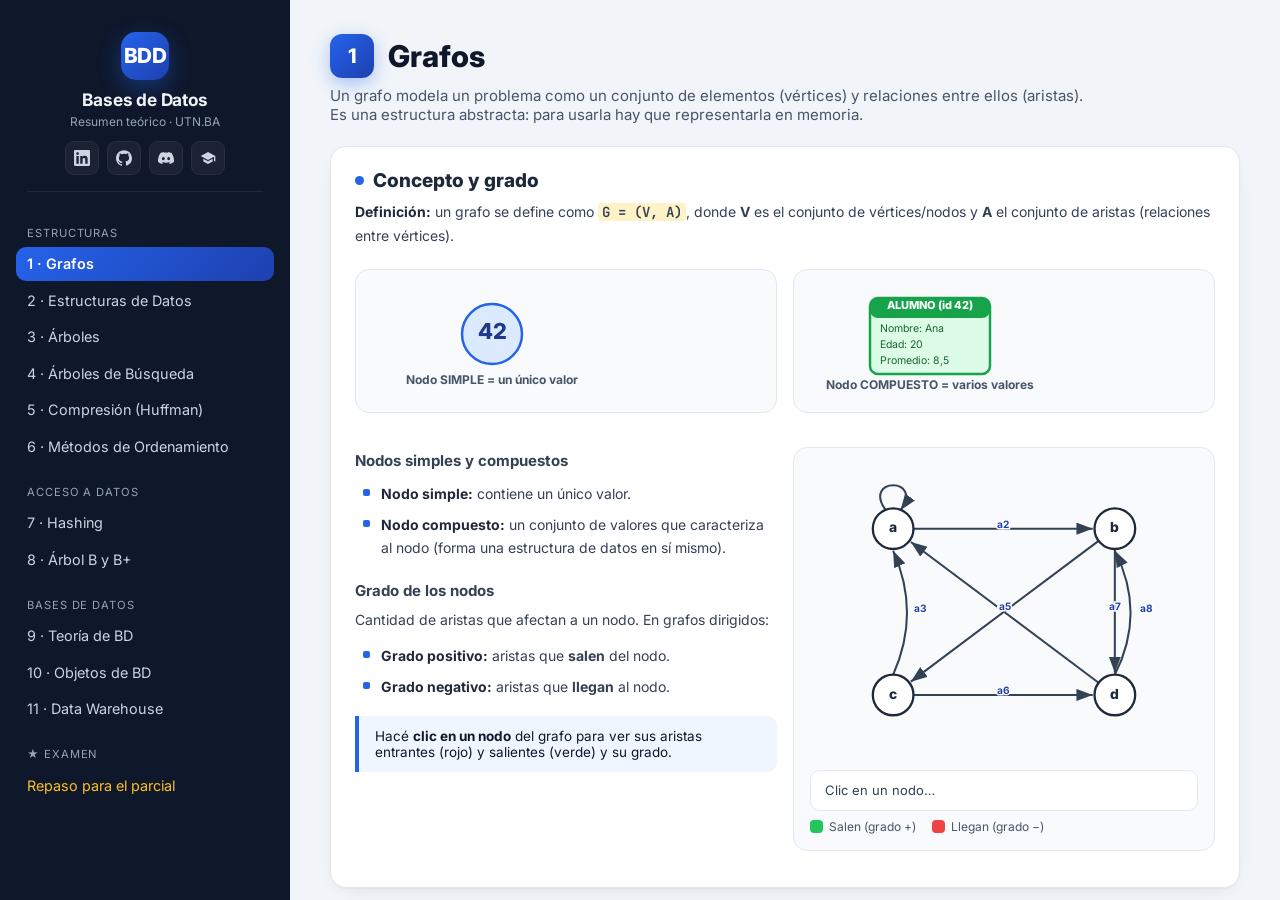
<file: index.html>
<!DOCTYPE html>
<html lang="es">
<head>
<meta charset="UTF-8">
<meta name="viewport" content="width=device-width, initial-scale=1.0">
<title>Bases de Datos · Resumen (UTN.BA)</title>
<meta name="description" content="Resumen interactivo de Bases de Datos (GDD) — UTN.BA." />
<meta name="author" content="ejdavenheimer" />
<meta name="robots" content="index, follow" />
<meta name="theme-color" content="#2563eb" />
<link rel="icon" href="favicon.svg" type="image/svg+xml" />
<link rel="apple-touch-icon" href="favicon.svg" />
<link rel="stylesheet" href="styles.css">
<style>
@import url('https://fonts.googleapis.com/css2?family=Inter:wght@400;500;600;700;800&family=JetBrains+Mono:wght@400;600&display=swap');
:root{
  --bg:#0f172a; --panel:#111a30; --card:#ffffff; --ink:#0f172a; --muted:#475569;
  --line:#e2e8f0; --blue:#2563eb; --blue2:#1e40af; --emer:#059669; --amber:#d97706;
  --rose:#e11d48; --violet:#7c3aed; --slate:#64748b;
}
*{box-sizing:border-box}
html{scroll-behavior:smooth}
body{margin:0;font-family:'Inter',system-ui,sans-serif;background:#f1f5f9;color:var(--ink);display:flex;height:100vh;overflow:hidden}
.mono{font-family:'JetBrains Mono',monospace}

/* Sidebar */
aside{width:290px;flex-shrink:0;background:var(--bg);color:#e2e8f0;padding:1.4rem 1rem 3rem;position:sticky;top:0;height:100vh;overflow-y:auto;z-index:20}
.sidebar-head{display:flex;flex-direction:column;align-items:center;text-align:center;gap:0.55rem;padding:0.6rem 0.7rem 0.8rem}
.logo{width:48px;height:48px;flex:0 0 48px;border-radius:15px;background:linear-gradient(135deg,#2563eb,#1e40af);display:grid;place-items:center;font-weight:800;font-size:1.3rem;color:white;letter-spacing:-0.02em;box-shadow:0 8px 22px rgba(37,99,235,.4)}
.sidebar-titles h1{font-size:1.08rem;margin:0;line-height:1.25;font-weight:700;color:#f1f5f9;letter-spacing:-0.01em}
.sidebar-titles span{display:block;margin-top:0.2rem;font-size:0.75rem;color:#94a3b8;white-space:nowrap}
.sidebar-links{display:flex;justify-content:center;gap:0.5rem;padding:0 0.7rem}
.sidebar-links a{position:relative;width:34px;height:34px;display:grid;place-items:center;border-radius:9px;color:#cbd5e1;background:rgba(255,255,255,0.05);border:1px solid rgba(255,255,255,0.06);transition:color 0.15s,background 0.15s,transform 0.15s,border-color 0.15s}
.sidebar-links a:hover{color:#fff;background:linear-gradient(135deg,#2563eb,#1e40af);border-color:transparent;transform:translateY(-2px)}
.sidebar-links svg{width:16px;height:16px;fill:currentColor}
.sidebar-links a::after{content:attr(data-tip);position:absolute;top:calc(100% + 9px);left:50%;transform:translateX(-50%) translateY(-4px);background:#1e293b;color:#f1f5f9;border:1px solid rgba(255,255,255,0.1);padding:0.3rem 0.55rem;border-radius:7px;font-size:0.72rem;font-weight:500;white-space:nowrap;opacity:0;pointer-events:none;transition:opacity 0.15s ease,transform 0.15s ease;z-index:30;box-shadow:0 6px 18px rgba(0,0,0,0.45)}
.sidebar-links a::before{content:"";position:absolute;top:calc(100% + 4px);left:50%;transform:translateX(-50%);border:5px solid transparent;border-bottom-color:#1e293b;opacity:0;pointer-events:none;transition:opacity 0.15s ease;z-index:30}
.sidebar-links a:hover::after{opacity:1;transform:translateX(-50%) translateY(0)}
.sidebar-links a:hover::before{opacity:1}
.sidebar-sep{height:1px;background:rgba(255,255,255,0.08);margin:1rem 0.7rem 0.6rem}
nav{padding:0.5rem 0;display:flex;flex-direction:column;gap:0.12rem}
nav .grp{font-size:0.7rem;text-transform:uppercase;letter-spacing:0.08em;color:#94a3b8;padding:1rem 0.7rem 0.3rem;margin-top:0.2rem}
nav .grp:first-child{margin-top:0}
nav a{display:flex;align-items:center;gap:0.6rem;padding:0.55rem 0.7rem;border-radius:10px;color:#cbd5e1;text-decoration:none;font-size:0.9rem;cursor:pointer;transition:background 0.15s,color 0.15s}
nav a:hover{background:rgba(255,255,255,0.06);color:white}
nav a.active{background:linear-gradient(135deg,#2563eb,#1e40af);color:white;font-weight:600}

/* Main */
main{flex:1;overflow-y:auto;padding:34px 40px 120px;scroll-padding-top:20px}
.wrap{max-width:1080px;margin:0 auto}
section{margin-bottom:64px;scroll-margin-top:20px}
.utitle{display:flex;align-items:center;gap:14px;margin-bottom:8px}
.unum{width:44px;height:44px;border-radius:12px;background:linear-gradient(135deg,#2563eb,#1e40af);color:#fff;display:flex;align-items:center;justify-content:center;font-weight:800;font-size:20px;flex-shrink:0;box-shadow:0 6px 18px rgba(37,99,235,.35)}
h2.sec{font-size:30px;font-weight:800;color:#0f172a;margin:0}
.lead{color:var(--muted);font-size:15px;margin:6px 0 22px;max-width:760px}

.card{background:var(--card);border:1px solid var(--line);border-radius:16px;padding:22px 24px;margin-bottom:22px;box-shadow:0 1px 2px rgba(15,23,42,.04),0 8px 24px -12px rgba(15,23,42,.12)}
.card h3{margin:0 0 6px;font-size:19px;font-weight:800;color:#1e293b;display:flex;align-items:center;gap:9px}
.card h3 .dot{width:9px;height:9px;border-radius:50%;background:var(--blue)}
.card h4{margin:18px 0 8px;font-size:15px;font-weight:700;color:#334155}
.card p,.card li{font-size:14px;line-height:1.65;color:#334155}
.card p{margin:8px 0}
ul.tt{margin:8px 0;padding-left:4px;list-style:none}
ul.tt li{position:relative;padding:4px 0 4px 22px}
ul.tt li:before{content:"";position:absolute;left:4px;top:11px;width:7px;height:7px;border-radius:2px;background:var(--blue)}
.k{font-weight:700;color:#1e293b}
.hl{background:#fef3c7;padding:0 4px;border-radius:4px;font-weight:600}
em{color:#1e40af;font-style:normal;font-weight:600}

.grid2{display:grid;grid-template-columns:1fr 1fr;gap:16px}
.grid3{display:grid;grid-template-columns:repeat(3,1fr);gap:14px}
.grid4{display:grid;grid-template-columns:repeat(4,1fr);gap:12px}
@media(max-width:900px){.grid2,.grid3,.grid4{grid-template-columns:1fr}}

.note{border-left:4px solid var(--blue);background:#eff6ff;padding:12px 16px;border-radius:0 10px 10px 0;margin:14px 0;font-size:13.5px}
.note.g{border-color:var(--emer);background:#ecfdf5}
.note.a{border-color:var(--amber);background:#fffbeb}
.note.r{border-color:var(--rose);background:#fff1f2}
.note .t{font-weight:800;display:block;margin-bottom:2px;color:#1e293b}

.stage{background:#f8fafc;border:1px solid #e2e8f0;border-radius:14px;padding:16px;margin:14px 0}
.stage svg{display:block;width:100%;height:auto}
.toolbar{display:flex;flex-wrap:wrap;gap:8px;align-items:center;margin-bottom:12px}
button.b{padding:8px 14px;border-radius:9px;font-size:13px;font-weight:700;border:none;cursor:pointer;color:#fff;transition:.15s;display:inline-flex;align-items:center;gap:6px}
button.b:active{transform:translateY(1px)}
.b-blue{background:var(--blue)} .b-blue:hover{background:#1d4ed8}
.b-emer{background:var(--emer)} .b-emer:hover{background:#047857}
.b-amber{background:var(--amber)} .b-amber:hover{background:#b45309}
.b-rose{background:var(--rose)} .b-rose:hover{background:#be123c}
.b-slate{background:var(--slate)} .b-slate:hover{background:#475569}
.b-ghost{background:#e2e8f0;color:#334155} .b-ghost:hover{background:#cbd5e1}
button.b:disabled{opacity:.4;cursor:not-allowed}
.chip{display:inline-flex;align-items:center;gap:6px;padding:6px 12px;border-radius:999px;font-size:12.5px;font-weight:700;background:#e2e8f0;color:#334155;border:none;cursor:pointer}
.chip.on{background:var(--blue);color:#fff}

.status{font-size:13px;color:#334155;background:#fff;border:1px solid #e2e8f0;border-radius:10px;padding:10px 14px;margin-top:10px;min-height:20px;line-height:1.5}
.status b{color:#1e40af}

/* data structure boxes */
.dsrow{display:flex;gap:6px;flex-wrap:wrap;align-items:flex-end;min-height:60px}
.cell{min-width:46px;height:46px;border:2px solid #94a3b8;border-radius:8px;display:flex;align-items:center;justify-content:center;font-weight:700;background:#fff;font-family:'JetBrains Mono',monospace;transition:.2s}
.cell.idx{font-size:11px;color:#94a3b8;border:none;height:18px;min-width:46px}
.cell.cur{border-color:var(--amber);background:#fef3c7;transform:translateY(-6px)}
.cell.cmp{border-color:var(--blue);background:#dbeafe}
.cell.sorted{border-color:var(--emer);background:#d1fae5}
.cell.piv{border-color:var(--violet);background:#ede9fe}

table.tbl{width:100%;border-collapse:collapse;font-size:13px;margin:10px 0}
table.tbl th,table.tbl td{border:1px solid #cbd5e1;padding:7px 9px;text-align:center}
table.tbl th{background:#1e293b;color:#fff;font-weight:700}
table.tbl td.hl{background:#fef3c7}
table.tbl tr:nth-child(even) td{background:#f8fafc}
table.tbl tr:nth-child(even) td.hl{background:#fef3c7}

code.inline{background:#1e293b;color:#a5f3fc;padding:2px 6px;border-radius:5px;font-family:'JetBrains Mono',monospace;font-size:12.5px}
pre.code{background:#0f172a;color:#e2e8f0;padding:14px 16px;border-radius:10px;font-family:'JetBrains Mono',monospace;font-size:12.5px;line-height:1.55;overflow-x:auto;margin:12px 0}
pre.code .c{color:#64748b}
.qa{border:1px solid #e2e8f0;border-radius:10px;margin:8px 0;overflow:hidden}
.qa summary{cursor:pointer;padding:12px 16px;font-weight:700;font-size:13.5px;background:#f8fafc;color:#1e293b;list-style:none}
.qa summary::-webkit-details-marker{display:none}
.qa summary:before{content:"▸ ";color:var(--blue)}
.qa[open] summary:before{content:"▾ "}
.qa .ans{padding:6px 16px 14px;font-size:13.5px;color:#334155}
.legend{display:flex;gap:16px;flex-wrap:wrap;font-size:12px;color:#475569;margin-top:8px}
.legend span{display:inline-flex;align-items:center;gap:6px}
.legend i{width:13px;height:13px;border-radius:4px;display:inline-block}
.qbox{background:#f0f9ff;border:1px solid #bae6fd;border-radius:14px;padding:18px 22px}
.qbox h3{color:#075985}
.slbl{font-size:13px;font-weight:700;color:#334155;display:flex;justify-content:space-between}
input[type=range]{width:100%}
.fl0{opacity:.32;filter:grayscale(.6)}

/* Shell: accesibilidad, barra de progreso y topbar móvil */
.skip-link{position:absolute;left:-9999px;top:0;background:var(--blue);color:#fff;padding:.7rem 1.1rem;border-radius:0 0 10px 0;font-weight:600;z-index:200;text-decoration:none}
.skip-link:focus{left:0}
:focus-visible{outline:3px solid rgba(37,99,235,.55);outline-offset:2px}
.progress-top{position:fixed;top:0;left:0;height:3px;background:linear-gradient(90deg,var(--blue),var(--blue2));z-index:100;transition:width .1s;width:0}
.topbar{display:none}
.backdrop{display:none}
@media(max-width:900px){
  .topbar{display:flex;align-items:center;gap:.8rem;position:fixed;top:0;left:0;right:0;z-index:40;background:var(--bg);color:#fff;padding:.7rem 1rem}
  .topbar .menu-btn{background:rgba(255,255,255,.1);border:none;color:#fff;font-size:1.3rem;border-radius:8px;width:40px;height:40px;cursor:pointer;flex:0 0 40px}
  .topbar strong{font-size:1rem;font-weight:700}
  aside{position:fixed;z-index:50;width:280px;left:-300px;top:0;height:100vh;transition:left .25s;box-shadow:0 0 40px rgba(0,0,0,.4)}
  aside.open{left:0}
  main{padding-top:74px}
  .backdrop{position:fixed;inset:0;background:rgba(0,0,0,.45);z-index:45;display:none}
  .backdrop.show{display:block}
}
</style>
</head>
<body>
<a class="skip-link" href="#main">Saltar al contenido</a>
<div class="progress-top" id="progressTop"></div>

<div class="topbar">
  <button class="menu-btn" id="menuBtn" aria-label="Abrir menú de navegación" aria-expanded="false" aria-controls="sidebar">☰</button>
  <strong>Bases de Datos</strong>
</div>

<div class="backdrop" id="backdrop"></div>

<aside id="sidebar" aria-label="Navegación principal">
  <div class="sidebar-head">
    <div class="logo">BDD</div>
    <div class="sidebar-titles">
      <h1>Bases de Datos</h1>
      <span>Resumen teórico · UTN.BA</span>
    </div>
  </div>
  <div class="sidebar-links">
    <a href="https://www.linkedin.com/in/ejdavenheimer/" target="_blank" rel="noopener" data-tip="LinkedIn" aria-label="LinkedIn">
      <svg viewBox="0 0 24 24" aria-hidden="true"><path d="M20.447 20.452h-3.554v-5.569c0-1.328-.027-3.037-1.852-3.037-1.853 0-2.136 1.445-2.136 2.939v5.667H9.351V9h3.414v1.561h.046c.477-.9 1.637-1.85 3.37-1.85 3.601 0 4.267 2.37 4.267 5.455v6.286zM5.337 7.433a2.062 2.062 0 01-2.063-2.065 2.064 2.064 0 112.063 2.065zm1.782 13.019H3.555V9h3.564v11.452zM22.225 0H1.771C.792 0 0 .774 0 1.729v20.542C0 23.227.792 24 1.771 24h20.451C23.2 24 24 23.227 24 22.271V1.729C24 .774 23.2 0 22.222 0h.003z"/></svg>
    </a>
    <a href="https://github.com/ejdavenheimer/resumen-bdd-utn-frba" target="_blank" rel="noopener" data-tip="Ver el código" aria-label="GitHub">
      <svg viewBox="0 0 24 24" aria-hidden="true"><path d="M12 .297c-6.63 0-12 5.373-12 12 0 5.303 3.438 9.8 8.205 11.385.6.113.82-.258.82-.577 0-.285-.01-1.04-.015-2.04-3.338.724-4.042-1.61-4.042-1.61C4.422 18.07 3.633 17.7 3.633 17.7c-1.087-.744.084-.729.084-.729 1.205.084 1.838 1.236 1.838 1.236 1.07 1.835 2.809 1.305 3.495.998.108-.776.417-1.305.76-1.605-2.665-.305-5.467-1.334-5.467-5.931 0-1.311.469-2.381 1.236-3.221-.124-.303-.535-1.524.117-3.176 0 0 1.008-.322 3.301 1.23A11.509 11.509 0 0112 5.803c1.02.005 2.047.138 3.006.404 2.291-1.552 3.297-1.23 3.297-1.23.653 1.653.242 2.874.118 3.176.77.84 1.235 1.911 1.235 3.221 0 4.609-2.807 5.624-5.479 5.921.43.372.823 1.102.823 2.222 0 1.606-.014 2.898-.014 3.293 0 .322.216.694.825.576C20.565 22.092 24 17.592 24 12.297c0-6.627-5.373-12-12-12"/></svg>
    </a>
    <a href="https://discord.gg/7S3uZXYrE7" target="_blank" rel="noopener" data-tip="Discord" aria-label="Discord">
      <svg viewBox="0 0 24 24" aria-hidden="true"><path d="M20.317 4.3698a19.7913 19.7913 0 00-4.8851-1.5152.0741.0741 0 00-.0785.0371c-.211.3753-.4447.8648-.6083 1.2495-1.8447-.2762-3.68-.2762-5.4868 0-.1636-.3933-.4058-.8742-.6177-1.2495a.077.077 0 00-.0785-.037 19.7363 19.7363 0 00-4.8852 1.515.0699.0699 0 00-.0321.0277C.5334 9.0458-.319 13.5799.0992 18.0578a.0824.0824 0 00.0312.0561c2.0528 1.5076 4.0413 2.4228 5.9929 3.0294a.0777.0777 0 00.0842-.0276c.4616-.6304.8731-1.2952 1.226-1.9942a.076.076 0 00-.0416-.1057c-.6528-.2476-1.2743-.5495-1.8722-.8923a.077.077 0 01-.0076-.1277c.1258-.0943.2517-.1923.3718-.2914a.0743.0743 0 01.0776-.0105c3.9278 1.7933 8.18 1.7933 12.0614 0a.0739.0739 0 01.0785.0095c.1202.099.246.1981.3728.2924a.077.077 0 01-.0066.1276 12.2986 12.2986 0 01-1.873.8914.0766.0766 0 00-.0407.1067c.3604.698.7719 1.3628 1.225 1.9932a.076.076 0 00.0842.0286c1.961-.6067 3.9495-1.5219 6.0023-3.0294a.077.077 0 00.0313-.0552c.5004-5.177-.8382-9.6739-3.5485-13.6604a.061.061 0 00-.0312-.0286zM8.02 15.3312c-1.1825 0-2.1569-1.0857-2.1569-2.419 0-1.3332.9554-2.4189 2.1569-2.4189 1.2108 0 2.1757 1.0952 2.1568 2.419 0 1.3332-.946 2.4189-2.1568 2.4189zm7.9748 0c-1.1825 0-2.1569-1.0857-2.1569-2.419 0-1.3332.9554-2.4189 2.1569-2.4189 1.2108 0 2.1757 1.0952 2.1568 2.419 0 1.3332-.946 2.4189-2.1568 2.4189Z"/></svg>
    </a>
    <a href="https://planutn.dhem.tech/" target="_blank" rel="noopener" data-tip="Ver plan de estudio" aria-label="Plan de estudio">
      <svg viewBox="0 0 24 24" aria-hidden="true"><path d="M5 13.18v4L12 21l7-3.82v-4L12 17l-7-3.82zM12 3L1 9l11 6 9-4.91V17h2V9L12 3z"/></svg>
    </a>
  </div>
  <div class="sidebar-sep"></div>
  <nav id="nav">
    <span class="grp">Estructuras</span>
    <a href="#u1">1 · Grafos</a>
    <a href="#u2">2 · Estructuras de Datos</a>
    <a href="#u3">3 · Árboles</a>
    <a href="#u4">4 · Árboles de Búsqueda</a>
    <a href="#u5">5 · Compresión (Huffman)</a>
    <a href="#u6">6 · Métodos de Ordenamiento</a>
    <span class="grp">Acceso a datos</span>
    <a href="#u7">7 · Hashing</a>
    <a href="#u8">8 · Árbol B y B+</a>
    <span class="grp">Bases de datos</span>
    <a href="#u9">9 · Teoría de BD</a>
    <a href="#u10">10 · Objetos de BD</a>
    <a href="#u11">11 · Data Warehouse</a>
    <span class="grp">★ Examen</span>
    <a href="#u12" style="color:#fbbf24">Repaso para el parcial</a>
  </nav>
</aside>
<main id="main">
<div class="wrap">

<!-- ================= UNIDAD 1 ================= -->
<section id="u1">
  <div class="utitle"><div class="unum">1</div><h2 class="sec">Grafos</h2></div>
  <p class="lead">Un grafo modela un problema como un conjunto de elementos (vértices) y relaciones entre ellos (aristas). Es una estructura abstracta: para usarla hay que representarla en memoria.</p>

  <div class="card">
    <h3><span class="dot"></span>Concepto y grado</h3>
    <p><span class="k">Definición:</span> un grafo se define como <span class="hl mono">G = (V, A)</span>, donde <b>V</b> es el conjunto de vértices/nodos y <b>A</b> el conjunto de aristas (relaciones entre vértices).</p>
    <div class="grid2" style="margin-bottom:6px">
      <div class="stage" style="text-align:center">
        <svg viewBox="0 0 240 110" style="max-width:240px">
          <circle cx="120" cy="48" r="30" fill="#dbeafe" stroke="#2563eb" stroke-width="2.5"/>
          <text x="120" y="53" text-anchor="middle" font-size="22" font-weight="800" fill="#1e3a8a">42</text>
          <text x="120" y="98" text-anchor="middle" font-size="12" fill="#475569" font-weight="700">Nodo SIMPLE = un único valor</text>
        </svg>
      </div>
      <div class="stage" style="text-align:center">
        <svg viewBox="0 0 240 110" style="max-width:240px">
          <rect x="60" y="12" width="120" height="76" rx="8" fill="#dcfce7" stroke="#16a34a" stroke-width="2.5"/>
          <rect x="60" y="12" width="120" height="20" rx="8" fill="#16a34a"/>
          <text x="120" y="23" text-anchor="middle" font-size="11" font-weight="800" fill="#fff">ALUMNO (id 42)</text>
          <text x="70" y="46" font-size="10.5" fill="#166534">Nombre: Ana</text>
          <text x="70" y="62" font-size="10.5" fill="#166534">Edad: 20</text>
          <text x="70" y="78" font-size="10.5" fill="#166534">Promedio: 8,5</text>
          <text x="120" y="103" text-anchor="middle" font-size="12" fill="#475569" font-weight="700">Nodo COMPUESTO = varios valores</text>
        </svg>
      </div>
    </div>
    <div class="grid2">
      <div>
        <h4>Nodos simples y compuestos</h4>
        <ul class="tt">
          <li><span class="k">Nodo simple:</span> contiene un único valor.</li>
          <li><span class="k">Nodo compuesto:</span> un conjunto de valores que caracteriza al nodo (forma una estructura de datos en sí mismo).</li>
        </ul>
        <h4>Grado de los nodos</h4>
        <p>Cantidad de aristas que afectan a un nodo. En grafos dirigidos:</p>
        <ul class="tt">
          <li><span class="k">Grado positivo:</span> aristas que <b>salen</b> del nodo.</li>
          <li><span class="k">Grado negativo:</span> aristas que <b>llegan</b> al nodo.</li>
        </ul>
        <div class="note">Hacé <b>clic en un nodo</b> del grafo para ver sus aristas entrantes (rojo) y salientes (verde) y su grado.</div>
      </div>
      <div class="stage"><div id="grado-svg"></div><div class="status" id="grado-st">Clic en un nodo…</div>
        <div class="legend"><span><i style="background:#22c55e"></i>Salen (grado +)</span><span><i style="background:#ef4444"></i>Llegan (grado −)</span></div>
      </div>
    </div>
  </div>

  <div class="card">
    <h3><span class="dot"></span>Caracterización de grafos</h3>
    <p>Los grafos se diferencian por las características de sus arcos. Elegí un tipo:</p>
    <div class="toolbar" id="carac-chips"></div>
    <div class="grid2">
      <div class="stage"><div id="carac-svg"></div></div>
      <div><h4 id="carac-name"></h4><p id="carac-desc"></p>
        <div class="note g" id="carac-extra"></div>
        <div id="carac-conexo" style="display:none">
          <button class="b b-emer" id="flood-btn">▶ Propagar desde A (alcanzables)</button>
          <button class="b b-ghost" id="flood-reset">Reset</button>
          <div class="status" id="flood-st">En un grafo <b>conexo</b> partiendo de cualquier nodo se alcanzan todos. En uno <b>no conexo</b>, un grupo queda aislado.</div>
        </div>
      </div>
    </div>
  </div>

  <div class="card">
    <h3><span class="dot"></span>Clasificación según la dirección</h3>
    <div class="grid2">
      <div class="stage" style="text-align:center">
        <svg viewBox="0 0 260 140" style="max-width:280px">
          <defs><marker id="cd-a" markerWidth="8" markerHeight="8" refX="7" refY="3" orient="auto"><path d="M0,0 L7,3 L0,6 Z" fill="#2563eb"/></marker></defs>
          <line x1="58" y1="55" x2="122" y2="55" stroke="#2563eb" stroke-width="2.5" marker-end="url(#cd-a)"/>
          <line x1="150" y1="70" x2="118" y2="98" stroke="#2563eb" stroke-width="2.5" marker-end="url(#cd-a)"/>
          <circle cx="45" cy="55" r="18" fill="#dbeafe" stroke="#2563eb" stroke-width="2"/><text x="45" y="60" text-anchor="middle" font-size="13" font-weight="800" fill="#1e3a8a">a</text>
          <circle cx="145" cy="55" r="18" fill="#dbeafe" stroke="#2563eb" stroke-width="2"/><text x="145" y="60" text-anchor="middle" font-size="13" font-weight="800" fill="#1e3a8a">b</text>
          <circle cx="105" cy="110" r="18" fill="#dbeafe" stroke="#2563eb" stroke-width="2"/><text x="105" y="115" text-anchor="middle" font-size="13" font-weight="800" fill="#1e3a8a">c</text>
          <text x="130" y="138" text-anchor="middle" font-size="12" font-weight="800" fill="#1e40af">DIRIGIDO (con flechas)</text>
        </svg>
        <p style="font-size:12.5px;margin:4px 0 0"><span class="k">Dirigidos:</span> la arista tiene sentido (origen→destino). Modelan jerarquías: "ser padre de", "ser mayor que".</p>
      </div>
      <div class="stage" style="text-align:center">
        <svg viewBox="0 0 260 140" style="max-width:280px">
          <line x1="58" y1="55" x2="132" y2="55" stroke="#16a34a" stroke-width="2.5"/>
          <line x1="138" y1="70" x2="112" y2="96" stroke="#16a34a" stroke-width="2.5"/>
          <circle cx="45" cy="55" r="18" fill="#dcfce7" stroke="#16a34a" stroke-width="2"/><text x="45" y="60" text-anchor="middle" font-size="13" font-weight="800" fill="#166534">a</text>
          <circle cx="145" cy="55" r="18" fill="#dcfce7" stroke="#16a34a" stroke-width="2"/><text x="145" y="60" text-anchor="middle" font-size="13" font-weight="800" fill="#166534">b</text>
          <circle cx="105" cy="110" r="18" fill="#dcfce7" stroke="#16a34a" stroke-width="2"/><text x="105" y="115" text-anchor="middle" font-size="13" font-weight="800" fill="#166534">c</text>
          <text x="130" y="138" text-anchor="middle" font-size="12" font-weight="800" fill="#166534">NO DIRIGIDO (sin flechas)</text>
        </svg>
        <p style="font-size:12.5px;margin:4px 0 0"><span class="k">No dirigidos:</span> sin sentido, bidireccionales. Modelan relaciones simétricas: "ser hermano de", "ser igual a".</p>
      </div>
    </div>
  </div>

  <div class="card">
    <h3><span class="dot"></span>Clasificación según restricciones</h3>
    <p>Un grafo <span class="k">restricto</span> modela una relación que <b>NO</b> cumple ninguna de estas 3 propiedades (es "anti-equivalente"). Si las cumpliera todas sería de equivalencia. El <span class="k">irrestricto</span> puede tenerlas y por eso es más difícil de administrar (aparecen ciclos).</p>
    <div class="grid3">
      <div class="stage" style="text-align:center">
        <svg viewBox="0 0 160 110" style="max-width:170px">
          <defs><marker id="rf-a" markerWidth="7" markerHeight="7" refX="6" refY="3" orient="auto"><path d="M0,0 L6,3 L0,6 Z" fill="#e11d48"/></marker></defs>
          <path d="M62,32 C28,2 28,62 62,42" fill="none" stroke="#e11d48" stroke-width="2.5" marker-end="url(#rf-a)"/>
          <circle cx="80" cy="48" r="20" fill="#fff1f2" stroke="#e11d48" stroke-width="2"/><text x="80" y="53" text-anchor="middle" font-size="14" font-weight="800" fill="#9f1239">a</text>
          <text x="80" y="92" text-anchor="middle" font-size="12" font-weight="800" fill="#9f1239">Reflexividad</text>
          <text x="80" y="106" text-anchor="middle" font-size="10.5" fill="#64748b">(bucle a→a)</text>
        </svg>
      </div>
      <div class="stage" style="text-align:center">
        <svg viewBox="0 0 160 110" style="max-width:170px">
          <defs><marker id="sm-a" markerWidth="7" markerHeight="7" refX="6" refY="3" orient="auto"><path d="M0,0 L6,3 L0,6 Z" fill="#e11d48"/></marker></defs>
          <path d="M48,40 C75,22 95,22 112,40" fill="none" stroke="#e11d48" stroke-width="2.5" marker-end="url(#sm-a)"/>
          <path d="M112,58 C85,76 65,76 48,58" fill="none" stroke="#e11d48" stroke-width="2.5" marker-end="url(#sm-a)"/>
          <circle cx="40" cy="49" r="18" fill="#fff1f2" stroke="#e11d48" stroke-width="2"/><text x="40" y="54" text-anchor="middle" font-size="13" font-weight="800" fill="#9f1239">a</text>
          <circle cx="120" cy="49" r="18" fill="#fff1f2" stroke="#e11d48" stroke-width="2"/><text x="120" y="54" text-anchor="middle" font-size="13" font-weight="800" fill="#9f1239">b</text>
          <text x="80" y="95" text-anchor="middle" font-size="12" font-weight="800" fill="#9f1239">Simetría</text>
          <text x="80" y="108" text-anchor="middle" font-size="10.5" fill="#64748b">(a↔b, ida y vuelta)</text>
        </svg>
      </div>
      <div class="stage" style="text-align:center">
        <svg viewBox="0 0 160 110" style="max-width:170px">
          <defs><marker id="tr-a" markerWidth="7" markerHeight="7" refX="6" refY="3" orient="auto"><path d="M0,0 L6,3 L0,6 Z" fill="#e11d48"/></marker></defs>
          <line x1="42" y1="36" x2="98" y2="36" stroke="#e11d48" stroke-width="2.5" marker-end="url(#tr-a)"/>
          <line x1="108" y1="50" x2="84" y2="78" stroke="#e11d48" stroke-width="2.5" marker-end="url(#tr-a)"/>
          <line x1="62" y1="78" x2="38" y2="50" stroke="#e11d48" stroke-width="2.5" marker-end="url(#tr-a)"/>
          <circle cx="32" cy="34" r="15" fill="#fff1f2" stroke="#e11d48" stroke-width="2"/><text x="32" y="39" text-anchor="middle" font-size="12" font-weight="800" fill="#9f1239">a</text>
          <circle cx="115" cy="38" r="15" fill="#fff1f2" stroke="#e11d48" stroke-width="2"/><text x="115" y="43" text-anchor="middle" font-size="12" font-weight="800" fill="#9f1239">b</text>
          <circle cx="73" cy="86" r="15" fill="#fff1f2" stroke="#e11d48" stroke-width="2"/><text x="73" y="91" text-anchor="middle" font-size="12" font-weight="800" fill="#9f1239">c</text>
          <text x="80" y="108" text-anchor="middle" font-size="12" font-weight="800" fill="#9f1239">Transitividad</text>
        </svg>
      </div>
    </div>
    <div class="note r"><span class="t">Restricto = sin ninguna de las 3</span>Garantiza que no haya bucles ni ciclos simples → más fácil de administrar. <b>Es la base de las estructuras de datos</b> (pilas, colas, listas, árboles).</div>
  </div>

  <div class="card">
    <h3><span class="dot"></span>Caminos, pasos y ciclos</h3>
    <p>Sobre el mismo grafo dirigido, mirá la diferencia (el trazo grueso marca el recorrido):</p>
    <div class="grid3">
      <div class="stage" style="text-align:center">
        <div id="cpc-camino"></div>
        <p style="font-size:12px;margin:2px 0 0"><span class="k">Camino a–c:</span> va por <b>a–d–c</b> usando los arcos <b>al revés</b> (d→a y c→d). Igual hay vínculo: <b>el sentido no importa</b>.</p>
      </div>
      <div class="stage" style="text-align:center">
        <div id="cpc-paso"></div>
        <p style="font-size:12px;margin:2px 0 0"><span class="k">Paso a→c:</span> respeta el sentido de las flechas (sólo en dirigidos).</p>
      </div>
      <div class="stage" style="text-align:center">
        <div id="cpc-ciclo"></div>
        <p style="font-size:12px;margin:2px 0 0"><span class="k">Ciclo:</span> el recorrido vuelve al nodo de partida (origen = destino).</p>
      </div>
    </div>
  </div>

  <div class="card">
    <h3><span class="dot"></span>Representación ESTÁTICA</h3>
    <p>Espacio fijo que contempla <b>todas</b> las relaciones posibles, existan o no. Se construye sobre estructuras rígidas (matrices). Acceso directo → rápida. Conviene para grafos <b>pequeños o densos</b>.</p>
    <div class="grid2">
      <div>
        <h4>Matriz de adyacencia</h4>
        <p>Matriz cuadrada n×n. <span class="k">Fila = origen, columna = destino.</span> La celda guarda cuántas aristas van de uno a otro (los bucles valen <span class="hl">2</span> en no dirigidos).</p>
        <div class="stage"><div id="ady-graph"></div></div>
        <p style="font-size:12.5px;color:#64748b">Pasá el mouse por una <b>arista</b> → se ilumina su celda.</p>
        <div id="ady-matrix"></div>
      </div>
      <div>
        <h4>Matriz de incidencia</h4>
        <p>Filas = nodos, columnas = aristas. En el nodo <span class="k">origen</span> va <b>1</b>, en el <span class="k">destino</span> va <b>2</b>; un bucle vale <b>3</b>.</p>
        <div id="inc-matrix"></div>
        <div class="note a"><span class="t">Limitación</span>Las matrices no permiten guardar <b>atributos</b> en las relaciones.</div>
      </div>
    </div>
  </div>

  <div class="card">
    <h3><span class="dot"></span>Representación DINÁMICA</h3>
    <p>El espacio cambia con el grafo (altas/bajas). Usa <b>punteros</b> para enlazar vértices y arcos. Conviene para grafos <b>grandes, dispersos o que cambian mucho</b>.</p>
    <div class="note"><span class="t">Grafo de ejemplo (el mismo en las 3 pestañas)</span>3 nodos y 3 arcos: <b>a→b</b> (arco 1), <b>a→c</b> (arco 2) y <b>b→c</b> (arco 3).</div>
    <div class="grid2" style="align-items:start">
      <div class="stage" style="text-align:center"><div id="din-ref"></div><div style="font-size:12px;color:#64748b;font-weight:700">↑ Grafo a representar</div></div>
      <div>
        <div class="toolbar" id="din-chips"></div>
        <div class="status" id="din-st" style="margin-top:0"></div>
      </div>
    </div>
    <div class="stage"><div id="din-svg"></div></div>
  </div>

  <div class="card">
    <h3><span class="dot"></span>Recorridos: Búsqueda en PROFUNDIDAD (Depth First)</h3>
    <p>Avanza por una rama hasta no poder más; ahí <b>retrocede</b> (backtracking) y prueba otra. Es <b>recursiva</b> → se apoya en una <b>PILA</b>. Encuentra <em>un</em> camino, no necesariamente el más corto. Para evitar ciclos infinitos marca los nodos ya visitados.</p>
    <div class="note">Buscamos un <b>paso de A → G</b>. Fijate cómo <b>se hunde por una rama</b> (A→B→D), no encuentra salida en D, <b style="color:#dc2626">retrocede</b> y prueba E, llegando a G. La pila crece al bajar y se desapila al retroceder.</div>
    <div class="grid2">
      <div class="stage"><div id="dfs-svg"></div></div>
      <div>
        <h4>Pila de procesos (LIFO)</h4>
        <div id="dfs-stack" class="dsrow" style="flex-direction:column-reverse;align-items:flex-start;min-height:120px"></div>
        <div class="toolbar" style="margin-top:12px">
          <button class="b b-blue" id="dfs-step">▶ Paso</button>
          <button class="b b-emer" id="dfs-play">⏩ Auto</button>
          <button class="b b-ghost" id="dfs-reset">↺ Reset</button>
        </div>
        <div class="status" id="dfs-st">Listo. Iniciamos en <b>A</b> buscando <b>G</b>.</div>
      </div>
    </div>
  </div>

  <div class="card">
    <h3><span class="dot"></span>Recorridos: Búsqueda en ANCHURA (Breadth First)</h3>
    <p>Evalúa <b>primero todos los vecinos directos</b>, luego los de nivel 2, etc. <b>No retrocede</b>: usa una <b>COLA</b> (FIFO) para guardar el orden de visita. Como recorre por niveles, el paso que encuentra es el <b>más corto</b> (en cantidad de arcos).</p>
    <div class="note g">Con el mismo grafo A→G, fijate que BFS visita <b>A</b> → después todo el nivel 1 (<b>B, C</b>) → después el nivel 2 (<b>D, E, F</b>) → y recién ahí <b>G</b>. Avanza "por capas", no se hunde por una rama como DFS.</div>
    <div class="grid2">
      <div class="stage"><div id="bfs-svg"></div></div>
      <div>
        <h4>Cola de nodos a procesar (FIFO)</h4>
        <div id="bfs-queue" class="dsrow" style="min-height:60px"></div>
        <p style="font-size:12px;color:#64748b">⬅ sale (primero en entrar) &nbsp;·&nbsp; entra ➡</p>
        <div class="toolbar">
          <button class="b b-blue" id="bfs-step">▶ Paso</button>
          <button class="b b-emer" id="bfs-play">⏩ Auto</button>
          <button class="b b-ghost" id="bfs-reset">↺ Reset</button>
        </div>
        <div class="status" id="bfs-st">Listo. Iniciamos en <b>A</b> buscando <b>G</b>.</div>
      </div>
    </div>
  </div>

  <div class="card">
    <h3><span class="dot"></span>Caminos mínimos: Dijkstra y Floyd-Warshall</h3>
    <p>Cuando las aristas tienen <b>peso/distancia</b>, buscamos el camino de suma mínima.</p>
    <div class="grid2">
      <div class="note"><span class="t">Dijkstra</span>Parte de <b>un origen conocido</b> y encuentra el camino mínimo a todos los demás nodos. Va armando un conjunto de nodos óptimos e incorpora en cada iteración el de menor distancia tentativa.</div>
      <div class="note g"><span class="t">Floyd-Warshall (clausura transitiva)</span>No parte de un origen: calcula los mínimos <b>todos contra todos</b>. Itera agregando cada nodo como <b>intermedio</b> y mejora la matriz si pasar por él acorta el camino.</div>
    </div>
    <h4>Floyd-Warshall paso a paso (grafo de la izquierda)</h4>
    <div class="grid2">
      <div class="stage"><div id="fw-graph"></div></div>
      <div>
        <div class="toolbar">
          <button class="b b-blue" id="fw-step">▶ Agregar intermedio</button>
          <button class="b b-ghost" id="fw-reset">↺ Reset</button>
        </div>
        <div id="fw-matrix"></div>
        <div class="status" id="fw-st">Matriz inicial: distancias directas. <code class="inline">inf</code> = sin camino directo.</div>
      </div>
    </div>
  </div>

  <div class="card qbox">
    <h3><span class="dot" style="background:#0ea5e9"></span>Preguntas de parcial</h3>
    <details class="qa"><summary>Si se usa Pfaltz para implementar un árbol, el puntero <i>llink</i> sería siempre nulo. (V/F)</summary><div class="ans"><b>Verdadero.</b> En un árbol existe un único camino desde la raíz a cada nodo, por lo que cada nodo tiene a lo sumo un arco entrante: la lista de arcos entrantes (y su enlace) queda vacía.</div></details>
    <details class="qa"><summary>El concepto de <i>camino</i> está asociado a grafos no dirigidos y el de <i>paso</i> a dirigidos. (V/F)</summary><div class="ans"><b>Verdadero,</b> aunque también pueden evaluarse caminos en grafos dirigidos cuando sólo importa si dos nodos están vinculados, sin considerar el sentido.</div></details>
    <details class="qa"><summary>Las representaciones dinámicas siempre ocupan menos espacio que las estáticas. (V/F)</summary><div class="ans"><b>Falso.</b> Depende de la densidad. Cuantas más aristas, menos desperdicia la estática y más cuestan los punteros de la dinámica.</div></details>
  </div>
</section>

<!-- ================= UNIDAD 2 ================= -->
<section id="u2">
  <div class="utitle"><div class="unum">2</div><h2 class="sec">Estructuras de Datos</h2></div>
  <p class="lead">Una estructura de datos es un grafo dirigido y restricto unívoco: a cada nodo le llega a lo sumo un arco. Su <b>dinámica de altas y bajas</b> es lo que diferencia a cada tipo.</p>

  <div class="card">
    <h3><span class="dot"></span>Clasificación: biunívocas vs unívocas</h3>
    <p>Lo que las diferencia es <b>cuántos predecesores y sucesores</b> puede tener cada nodo:</p>
    <div class="grid2">
      <div class="stage" style="text-align:center">
        <svg viewBox="0 0 300 130" style="max-width:330px">
          <defs><marker id="bu-a" markerWidth="8" markerHeight="8" refX="7" refY="3" orient="auto"><path d="M0,0 L7,3 L0,6 Z" fill="#2563eb"/></marker></defs>
          <line x1="58" y1="55" x2="92" y2="55" stroke="#2563eb" stroke-width="2.5" marker-end="url(#bu-a)"/>
          <line x1="138" y1="55" x2="172" y2="55" stroke="#2563eb" stroke-width="2.5" marker-end="url(#bu-a)"/>
          <line x1="218" y1="55" x2="252" y2="55" stroke="#2563eb" stroke-width="2.5" marker-end="url(#bu-a)"/>
          <circle cx="40" cy="55" r="18" fill="#dbeafe" stroke="#2563eb" stroke-width="2"/><text x="40" y="60" text-anchor="middle" font-size="13" font-weight="800" fill="#1e3a8a">a</text>
          <circle cx="115" cy="55" r="18" fill="#dbeafe" stroke="#2563eb" stroke-width="2"/><text x="115" y="60" text-anchor="middle" font-size="13" font-weight="800" fill="#1e3a8a">b</text>
          <circle cx="195" cy="55" r="18" fill="#dbeafe" stroke="#2563eb" stroke-width="2"/><text x="195" y="60" text-anchor="middle" font-size="13" font-weight="800" fill="#1e3a8a">c</text>
          <circle cx="275" cy="55" r="18" fill="#dbeafe" stroke="#2563eb" stroke-width="2"/><text x="275" y="60" text-anchor="middle" font-size="13" font-weight="800" fill="#1e3a8a">d</text>
          <text x="150" y="105" text-anchor="middle" font-size="13" font-weight="800" fill="#1e40af">BIUNÍVOCA (cadena)</text>
          <text x="150" y="122" text-anchor="middle" font-size="11" fill="#64748b">cada nodo: ≤1 predecesor y ≤1 sucesor</text>
        </svg>
        <p style="font-size:12.5px;margin:2px 0 0">Son las <b>pilas, colas y listas</b>. La relación es "uno a uno" en ambos sentidos.</p>
      </div>
      <div class="stage" style="text-align:center">
        <svg viewBox="0 0 300 130" style="max-width:330px">
          <defs><marker id="un-a" markerWidth="8" markerHeight="8" refX="7" refY="3" orient="auto"><path d="M0,0 L7,3 L0,6 Z" fill="#16a34a"/></marker></defs>
          <line x1="150" y1="36" x2="78" y2="74" stroke="#16a34a" stroke-width="2.5" marker-end="url(#un-a)"/>
          <line x1="150" y1="36" x2="150" y2="72" stroke="#16a34a" stroke-width="2.5" marker-end="url(#un-a)"/>
          <line x1="150" y1="36" x2="222" y2="74" stroke="#16a34a" stroke-width="2.5" marker-end="url(#un-a)"/>
          <circle cx="150" cy="28" r="18" fill="#dcfce7" stroke="#16a34a" stroke-width="2"/><text x="150" y="33" text-anchor="middle" font-size="13" font-weight="800" fill="#166534">a</text>
          <circle cx="65" cy="90" r="18" fill="#dcfce7" stroke="#16a34a" stroke-width="2"/><text x="65" y="95" text-anchor="middle" font-size="13" font-weight="800" fill="#166534">b</text>
          <circle cx="150" cy="90" r="18" fill="#dcfce7" stroke="#16a34a" stroke-width="2"/><text x="150" y="95" text-anchor="middle" font-size="13" font-weight="800" fill="#166534">c</text>
          <circle cx="235" cy="90" r="18" fill="#dcfce7" stroke="#16a34a" stroke-width="2"/><text x="235" y="95" text-anchor="middle" font-size="13" font-weight="800" fill="#166534">d</text>
          <text x="150" y="122" text-anchor="middle" font-size="11" fill="#64748b">1 predecesor, pero VARIOS sucesores</text>
        </svg>
        <p style="font-size:12.5px;margin:2px 0 0">Son los <b>árboles</b> (Unidad 3). Por eso no son biunívocas: <b>a</b> tiene 3 hijos.</p>
      </div>
    </div>
    <div class="note">La clave: en una <b>biunívoca</b> a cada nodo le llega 1 flecha y sale 1 flecha (una cadena). En una <b>unívoca</b> sigue llegando 1 sola flecha (un único "padre"), pero pueden salir varias (varios "hijos").</div>
  </div>

  <div class="card">
    <h3><span class="dot"></span>Pila (Stack) — LIFO</h3>
    <p>Last In, First Out. Se inserta y se extrae por el <b>mismo extremo</b> (el "tope"). <b>Anula la prioridad</b>: el último en entrar es el primero en salir. Se usa para implementar recursividad y evaluar expresiones.</p>
    <div class="toolbar">
      <input id="stk-in" class="cell" style="width:70px" value="7">
      <button class="b b-blue" id="stk-push">⬇ Push</button>
      <button class="b b-rose" id="stk-pop">⬆ Pop</button>
      <button class="b b-ghost" id="stk-rst">Reset</button>
    </div>
    <div class="grid2">
      <div class="stage" style="display:flex;justify-content:center"><div id="stk-view" class="dsrow" style="flex-direction:column-reverse;align-items:center;min-height:240px"></div></div>
      <div><div class="status" id="stk-st">Insertá y extraé siempre por arriba (tope).</div>
        <div class="note a" style="margin-top:10px"><span class="t">Apuntadores en memoria</span>En la implementación dinámica los punteros van en <b>sentido inverso</b> a la salida: para extraer hay que saber quién queda en el tope.</div>
      </div>
    </div>
  </div>

  <div class="card">
    <h3><span class="dot"></span>Cola (Queue) — FIFO</h3>
    <p>First In, First Out. <b>Privilegia el orden y la jerarquía de llegada</b>: ingresa por un extremo y sale por el opuesto. Se usa para colas de impresión y para el recorrido BFS de grafos/árboles.</p>
    <div class="toolbar">
      <input id="q-in" class="cell" style="width:70px" value="3">
      <button class="b b-blue" id="q-enq">➡ Encolar</button>
      <button class="b b-rose" id="q-deq">⬅ Desencolar</button>
      <button class="b b-ghost" id="q-rst">Reset</button>
    </div>
    <div class="stage"><div id="q-view" class="dsrow"></div></div>
    <div class="status" id="q-st">⬅ sale el más antiguo (First) · entra el nuevo al fondo (Last) ➡</div>
    <div class="note"><span class="t">Cola doble (DEQUE)</span>Permite ingresar y extraer por <b>ambos</b> extremos. <span class="k">Cola de prioridad:</span> se atiende según una prioridad asociada, no sólo por orden de llegada.</div>
  </div>

  <div class="card">
    <h3><span class="dot"></span>Listas</h3>
    <p>Dinámica <b>abierta</b>: para dar un alta/baja se recorre la lista y se inserta/quita en la posición que se requiera (permite mantenerla ordenada por algún criterio). El puntero inicial se llama <code class="inline">First (F)</code>.</p>
    <div class="toolbar" id="list-chips"></div>
    <div class="stage"><div id="list-svg"></div></div>
    <div class="status" id="list-st"></div>
  </div>
</section>

<!-- ================= UNIDAD 3 ================= -->
<section id="u3">
  <div class="utitle"><div class="unum">3</div><h2 class="sec">Árboles</h2></div>
  <p class="lead">Un árbol es un grafo especial. Es la "estructura de búsqueda por naturaleza": las búsquedas se hacen por <b>niveles</b>, no por cantidad de elementos.</p>

  <div class="card">
    <h3><span class="dot"></span>Definición y conceptos</h3>
    <div class="grid2">
      <div>
        <h4>Un árbol es un grafo que cumple:</h4>
        <ul class="tt">
          <li>Es <span class="k">dirigido</span> (las relaciones tienen dirección).</li>
          <li>Es <span class="k">acíclico</span> (no hay ciclos).</li>
          <li>Existe un <span class="k">camino único</span> entre cada par de nodos.</li>
          <li><span class="k mono">#V = #E + 1</span> (los nodos superan en 1 a los arcos).</li>
        </ul>
        <div class="note">Para ser <b>árbol computacional</b> se agrega una 5ª condición: tiene <b>raíz única</b> (es un árbol principal derecho).</div>
      </div>
      <div>
        <h4>Conceptos</h4>
        <ul class="tt">
          <li><span class="k">Grado:</span> máxima cantidad de hijos por nodo (2 → binario, n → n-ario).</li>
          <li><span class="k">Nivel:</span> posición en altura respecto de la raíz (la raíz es nivel 0).</li>
          <li><span class="k">Profundidad:</span> cantidad de niveles del árbol.</li>
          <li><span class="k">Hoja / nodo maximal:</span> nodo sin relación saliente.</li>
        </ul>
      </div>
    </div>
  </div>

  <div class="card">
    <h3><span class="dot"></span>Características (completo · lleno · balanceado)</h3>
    <div class="toolbar" id="treechar-chips"></div>
    <div class="grid2">
      <div class="stage"><div id="treechar-svg"></div></div>
      <div><h4 id="treechar-name"></h4><p id="treechar-desc"></p></div>
    </div>
  </div>

  <div class="card">
    <h3><span class="dot"></span>Crecimiento exponencial</h3>
    <p>En cada nivel la máxima cantidad de elementos es <span class="hl mono">grado<sup>nivel</sup></span>. Por eso la máxima cantidad de elementos de un árbol es <span class="hl mono">grado<sup>profundidad</sup> − 1</span>. Mové los controles:</p>
    <div class="grid2">
      <div>
        <div class="slbl"><span>Grado</span><span id="g-val">2</span></div>
        <input type="range" id="g-range" min="2" max="5" value="2">
        <div class="slbl" style="margin-top:14px"><span>Profundidad (niveles)</span><span id="p-val">4</span></div>
        <input type="range" id="p-range" min="1" max="6" value="4">
        <div class="status" id="grow-st"></div>
      </div>
      <div class="stage" style="display:flex;align-items:center;justify-content:center;text-align:center">
        <div><div style="font-size:46px;font-weight:800;color:#1e40af" id="grow-num">15</div>
        <div style="color:#64748b;font-size:13px">elementos máximos</div>
        <div class="mono" id="grow-formula" style="margin-top:10px;font-size:14px;color:#334155"></div></div>
      </div>
    </div>
  </div>

  <div class="card">
    <h3><span class="dot"></span>Implementación estática (vector)</h3>
    <p>El nodo en la posición 0 es la raíz; se carga por niveles de izquierda a derecha. Las posiciones vacías quedan reservadas (NULL). Para un nodo en índice <b>i</b> (grado 2):</p>
    <div class="grid3">
      <div class="note"><span class="t">Hijo izquierdo</span><span class="mono">2i + 1</span></div>
      <div class="note"><span class="t">Hijo derecho</span><span class="mono">2i + 2</span></div>
      <div class="note"><span class="t">Padre</span><span class="mono">⌊(i−1)/2⌋</span></div>
    </div>
    <div class="stage"><div id="vecmap-svg"></div></div>
    <p style="font-size:12.5px;color:#64748b">Pasá el mouse por un nodo del árbol → se ilumina su celda en el vector (y viceversa).</p>
    <div id="vecmap-arr" class="dsrow" style="justify-content:center"></div>
  </div>

  <div class="card">
    <h3><span class="dot"></span>Transformada de Knuth (n-ario → binario)</h3>
    <p>Un árbol n-ario no se puede guardar directamente. Knuth lo convierte en <b>binario</b>: <span class="k">primer hijo a la izquierda, hermanos a la derecha</span>.</p>
    <div class="toolbar"><button class="b b-blue" id="knuth-toggle">Ver árbol binario (Knuth) ⇄</button></div>
    <div class="stage"><div id="knuth-svg"></div></div>
    <div class="status" id="knuth-st">Árbol real n-ario. Apretá el botón para ver su transformada.</div>
  </div>

  <div class="card">
    <h3><span class="dot"></span>Recorridos / barridos</h3>
    <p>Hay dos familias: <b>en profundidad</b> (recursivos: preorden, inorden, postorden) y <b>en anchura</b> (por niveles, usa una cola). La diferencia entre los de profundidad es <b>cuándo se lee</b> el nodo.</p>
    <div class="toolbar" id="trav-chips"></div>
    <div class="grid2">
      <div class="stage"><div id="trav-svg"></div></div>
      <div>
        <h4>Salida</h4>
        <div id="trav-out" class="dsrow" style="min-height:50px"></div>
        <div class="toolbar" style="margin-top:12px">
          <button class="b b-blue" id="trav-step">▶ Paso</button>
          <button class="b b-emer" id="trav-play">⏩ Auto</button>
          <button class="b b-ghost" id="trav-reset">↺ Reset</button>
        </div>
        <div class="status" id="trav-st"></div>
        <div class="note" id="trav-rule" style="margin-top:10px"></div>
      </div>
    </div>
  </div>

  <div class="card">
    <h3><span class="dot"></span>Árbol de expresión</h3>
    <p>Un árbol binario que representa una expresión matemática: las <b>hojas son los números</b> y los <b>nodos internos son los operadores</b>. Recorriéndolo se obtiene la expresión en distintas notaciones.</p>
    <div class="grid2">
      <div class="stage"><div id="expr-svg"></div><div style="text-align:center;font-size:12px;color:#64748b">3 + 5 × 8 − 4 × 2</div></div>
      <div>
        <div class="note"><span class="t">Inorden → notación INFIJA</span><span class="mono">3 + 5 × 8 − 4 × 2</span> (la de toda la vida, con paréntesis implícitos).</div>
        <div class="note g"><span class="t">Postorden → notación POSTFIJA (polaca inversa)</span><span class="mono">3 5 8 × + 4 2 × −</span> (sin paréntesis; así la resuelve una pila).</div>
        <div class="note a"><span class="t">Preorden → notación PREFIJA</span><span class="mono">− + 3 × 5 8 × 4 2</span></div>
      </div>
    </div>
  </div>

  <div class="card qbox">
    <h3><span class="dot" style="background:#0ea5e9"></span>Preguntas de parcial</h3>
    <details class="qa"><summary>El barrido simétrico (inorden) sólo puede realizarse en árboles binarios. (V/F)</summary><div class="ans"><b>Verdadero.</b> Inorden lee Izquierda-Raíz-Derecha; necesita exactamente un hijo izquierdo y uno derecho → grado 2.</div></details>
    <details class="qa"><summary>Un grafo con n nodos y (n−1) arcos siempre es un árbol. (V/F)</summary><div class="ans"><b>Falso.</b> Además debe ser dirigido, acíclico y tener un único camino entre cada par de nodos.</div></details>
    <details class="qa"><summary>Diferencia entre árbol completo y árbol lleno.</summary><div class="ans"><b>Completo:</b> todos los nodos no-hoja tienen el grado del árbol, salvo quizá el último nivel (completado de izq. a der.). <b>Lleno:</b> es completo y además todas las hojas están en el mismo nivel.</div></details>
  </div>
</section>

<!-- ================= UNIDAD 4 ================= -->
<section id="u4">
  <div class="utitle"><div class="unum">4</div><h2 class="sec">Árboles de Búsqueda</h2></div>
  <p class="lead">Un árbol de búsqueda ordena las claves según un criterio para hacer búsquedas, altas y bajas eficientes. La búsqueda cuesta <span class="mono">log₂(n+1)</span> porque se recorre por niveles.</p>

  <div class="card">
    <h3><span class="dot"></span>Complejidad: computacional vs espacial</h3>
    <div class="grid2">
      <div class="note"><span class="t">Complejidad computacional</span>Cuánto <b>procesa</b> un algoritmo (cantidad de pasos/comparaciones).</div>
      <div class="note g"><span class="t">Complejidad espacial</span>Cuánto <b>espacio</b> físico necesita. Suelen ser inversamente proporcionales; hoy se prioriza reducir la computacional.</div>
    </div>
  </div>

  <div class="card">
    <h3><span class="dot"></span>Árbol Binario de Búsqueda (ABB)</h3>
    <p>Regla: valores <b>menores o iguales</b> a la izquierda, <b>mayores</b> a la derecha. Mirá cómo se inserta la secuencia <span class="hl mono">14, 9, 5, 6, 17, 34, 4, 2, 11, 19</span> — cada valor baja comparándose (amarillo = camino, verde = donde queda).</p>
    <div class="toolbar">
      <button class="b b-blue" id="abb-step">▶ Insertar siguiente</button>
      <button class="b b-emer" id="abb-play">⏩ Auto</button>
      <button class="b b-ghost" id="abb-reset">↺ Reset</button>
    </div>
    <div class="stage"><div id="abb-svg" style="min-height:60px"></div></div>
    <div class="status" id="abb-st"></div>
    <div class="note">Si recorrés un ABB en <b>inorden</b> (izq‑raíz‑der) salen los valores <b>ordenados de menor a mayor</b>. Por eso la búsqueda cuesta <span class="mono">log₂(n+1)</span> (por niveles, no por elementos).</div>
  </div>

  <div class="card">
    <h3><span class="dot"></span>Criterios de equilibrio y rotaciones</h3>
    <div class="grid3">
      <div class="note"><span class="t">Balanceado</span>En la <b>raíz</b>, igual cantidad de nodos a izquierda y derecha (puede diferir en 1).</div>
      <div class="note a"><span class="t">Perfectamente balanceado</span>Balanceado en <b>todos</b> los nodos.</div>
      <div class="note g"><span class="t">AVL</span>Para todo nodo, la diferencia de <b>niveles</b> (altura) entre sus ramas es ≤ 1.</div>
    </div>
    <h4>Rotación para balancear</h4>
    <p>Si la futura raíz está a la derecha → se rota a izquierda; si está a la izquierda → se rota a derecha. El valor medio pasa a ser la raíz.</p>
    <div class="toolbar"><button class="b b-blue" id="rot-toggle">Rotar ⇄</button></div>
    <div class="stage"><div id="rot-svg"></div></div>
    <div class="status" id="rot-st">Árbol desbalanceado (5 nodos a un lado, 1 al otro).</div>
  </div>

  <div class="card">
    <h3><span class="dot"></span>Baja de un nodo (3 casos)</h3>
    <div class="grid3">
      <div class="note"><span class="t">Sin hijos (hoja)</span>Se anula el puntero del padre que lo referencia (a NULL).</div>
      <div class="note a"><span class="t">Con un hijo</span>El padre pasa a apuntar directamente al único hijo del nodo eliminado.</div>
      <div class="note r"><span class="t">Con dos hijos</span>Se reemplaza por el <b>menor de su subárbol derecho</b> (se pisan datos), se elimina ese nodo y se revisa el balanceo.</div>
    </div>
  </div>

  <div class="card qbox">
    <h3><span class="dot" style="background:#0ea5e9"></span>Preguntas de parcial</h3>
    <details class="qa"><summary>Diferencia entre árbol balanceado y AVL.</summary><div class="ans"><b>Balanceado</b> compara <b>cantidad de nodos</b> de las ramas (parado en la raíz). <b>AVL</b> compara <b>cantidad de niveles</b> y para <b>todo</b> nodo. Ambos pueden diferir en 1.</div></details>
    <details class="qa"><summary>Si un ABB es lleno, entonces está balanceado. (V/F)</summary><div class="ans"><b>Verdadero.</b> Un árbol lleno tiene todas las hojas al mismo nivel, por lo que la cantidad de nodos a cada lado de la raíz coincide.</div></details>
  </div>
</section>

<!-- ================= UNIDAD 5 ================= -->
<section id="u5">
  <div class="utitle"><div class="unum">5</div><h2 class="sec">Compresión de datos (Huffman)</h2></div>
  <p class="lead">Algoritmos de compresión <b>con pérdida</b> (multimedia, no reversibles) y <b>sin pérdida</b> (reversibles). Huffman es sin pérdida y muy eficiente con texto.</p>

  <div class="card">
    <h3><span class="dot"></span>¿Por qué se puede comprimir?</h3>
    <p>La tabla ASCII es de longitud fija: <span class="mono">2⁸ = 256</span> caracteres → cada uno ocupa <b>1 byte (8 bits)</b>, use o no todos los caracteres. Si un texto usa pocos caracteres, se desperdician bits.</p>
    <div class="note g"><span class="t">Idea de Huffman</span>Asignar a cada carácter un <b>código de longitud variable</b>: cuanto más frecuente, más corto su código.</div>
  </div>

  <div class="card">
    <h3><span class="dot"></span>Huffman paso a paso — texto "NEUQUEN"</h3>
    <p>Estructuras: una <b>tabla</b> (status, carácter, frecuencia, código), un <b>árbol</b> (se arma desde las hojas hacia la raíz combinando las 2 frecuencias más chicas) y una <b>pila</b> (para leer el código desde la hoja hasta la raíz).</p>
    <div class="toolbar">
      <button class="b b-blue" id="huf-step">▶ Paso</button>
      <button class="b b-emer" id="huf-play">⏩ Auto</button>
      <button class="b b-ghost" id="huf-reset">↺ Reset</button>
    </div>
    <div class="grid2">
      <div><h4>Tabla</h4><div id="huf-table"></div></div>
      <div><h4>Árbol de Huffman</h4><div class="stage"><div id="huf-svg" style="min-height:120px"></div></div></div>
    </div>
    <div class="status" id="huf-st"></div>
    <div class="note a"><span class="t">Reglas de armado (cátedra)</span>1) Se combinan de a pares <b>los dos de menor frecuencia</b>. 2) Si tienen <b>igual</b> frecuencia: el primero va de hijo izquierdo y el último de derecho. Si una es menor: la de <b>menor frecuencia va a la izquierda</b> y la mayor a la derecha. 3) Se toman primero los caracteres <b>originales</b>; si no quedan (o son mayores), se toman los nodos combinados "αₓ". El nodo padre lleva la <b>suma</b> de las frecuencias de sus hijos.</div>
  </div>

  <div class="card">
    <h3><span class="dot"></span>Archivo comprimido y descompresión</h3>
    <div class="grid2">
      <div class="note"><span class="t">Cabecera (sin codificar)</span>Cantidad de caracteres distintos + tabla original (carácter y frecuencia). Permite reconstruir el árbol.</div>
      <div class="note g"><span class="t">Cuerpo (codificado)</span>Cada carácter reemplazado por su código de longitud variable.</div>
    </div>
    <p>En la <b>descompresión</b> se reconstruye el árbol con la cabecera y, por cada bit, se baja por el árbol (0 = izquierda, 1 = derecha) hasta llegar a una hoja → ese es el carácter. Como <b>todas las hojas son caracteres</b>, ningún código es prefijo de otro.</p>
  </div>
</section>

<!-- ================= UNIDAD 6 ================= -->
<section id="u6">
  <div class="utitle"><div class="unum">6</div><h2 class="sec">Métodos de Ordenamiento</h2></div>
  <p class="lead">Ordenan un conjunto de valores en un momento dado. La elección del mejor método depende de la cantidad de elementos, el orden previo y dónde se ordena (RAM, disco).</p>

  <div class="card">
    <h3><span class="dot"></span>Conceptos previos</h3>
    <div class="grid4">
      <div class="note"><span class="t">Registro</span>Cada valor suele ser una <b>clave (key)</b> dentro de un registro con datos satélite.</div>
      <div class="note g"><span class="t">Estable</span>Mantiene el orden relativo de claves <b>iguales</b>. Permite ordenar por claves múltiples.</div>
      <div class="note a"><span class="t">In situ</span>Usa la <b>misma</b> estructura (memoria extra mínima y constante).</div>
      <div class="note"><span class="t">Interno / externo</span>Ordena en <b>RAM</b> (acceso aleatorio) o en <b>disco</b> (acceso secuencial / por bloques).</div>
    </div>
    <div class="note"><span class="t">Orden de complejidad — O(·)</span>Cantidad de pasos según el tamaño <b>n</b> de la entrada. Es el costo teórico (igual en toda máquina). Las computadoras resuelven en tiempo razonable problemas de orden lineal o polinómico.</div>
  </div>

  <div class="card">
    <h3><span class="dot"></span>Visualizador de algoritmos</h3>
    <p>Elegí un algoritmo y mirá cómo trabaja sobre el mismo vector.</p>
    <div class="toolbar" id="sort-chips"></div>
    <div class="stage"><div id="sort-view" class="dsrow" style="justify-content:center;min-height:80px"></div></div>
    <div class="toolbar">
      <button class="b b-blue" id="sort-step">▶ Paso</button>
      <button class="b b-emer" id="sort-play">⏩ Auto</button>
      <button class="b b-ghost" id="sort-reset">↺ Reset</button>
      <span class="legend" style="margin-left:auto"><span><i style="background:#dbeafe;border:1px solid #2563eb"></i>compara</span><span><i style="background:#fef3c7;border:1px solid #d97706"></i>mueve</span><span><i style="background:#ede9fe;border:1px solid #7c3aed"></i>pivot</span><span><i style="background:#d1fae5;border:1px solid #059669"></i>ordenado</span></span>
    </div>
    <div class="status" id="sort-st"></div>
    <div class="note" id="sort-info" style="margin-top:10px"></div>
  </div>

  <div class="card">
    <h3><span class="dot"></span>Comparación de métodos</h3>
    <table class="tbl">
      <tr><th>Nombre</th><th>Mejor</th><th>Medio</th><th>Peor</th><th>Estable</th><th>Comentario</th></tr>
      <tr><td>Bubble</td><td>O(n)</td><td>O(n²)</td><td>O(n²)</td><td>Sí</td><td>El más lento, uso pedagógico</td></tr>
      <tr><td>Selection</td><td>O(n²)</td><td>O(n²)</td><td>O(n²)</td><td>Sí</td><td>Siempre el mismo tiempo</td></tr>
      <tr><td>Insertion</td><td>O(n)</td><td>O(n)</td><td>O(n²)</td><td>Sí</td><td>Bueno si está casi ordenado</td></tr>
      <tr><td>Shell</td><td>O(n^5/4)</td><td>O(n^3/2)</td><td>O(n²)</td><td>No</td><td>Depende de la secuencia de saltos</td></tr>
      <tr><td>Merge</td><td>O(n·log n)</td><td>O(n·log n)</td><td>O(n·log n)</td><td>Sí</td><td>Apto para paralelo; usa memoria extra</td></tr>
      <tr><td>Heap</td><td>O(n·log n)</td><td>O(n·log n)</td><td>O(n·log n)</td><td>No</td><td>In situ; acotado en el tiempo</td></tr>
      <tr><td>Quick</td><td>O(n·log n)</td><td>O(n·log n)</td><td>O(n²)</td><td>No</td><td>El más rápido en la práctica</td></tr>
    </table>
    <div class="note a"><span class="t">Quick — elección del pivot</span>El peor caso O(n²) ocurre si el pivot queda en un extremo (lista ya ordenada). Por eso se usa la <b>mediana de tres</b> (primero, central, último) para evitarlo.</div>
    <div class="grid2">
      <div class="note"><span class="t">Variantes de Quick</span><b>Bsort:</b> igual a Quick pero el pivot es siempre el elemento <b>central</b>. <b>Meansort:</b> el pivot es el más cercano a la <b>media</b>.</div>
      <div class="note g"><span class="t">¿Cómo se mide la complejidad?</span>Se cuenta la <b>cantidad de comparaciones</b> (un <code class="inline">if</code> puede ser hasta 100× más lento que una operación matemática). Los problemas resolubles en tiempo lineal/polinómico forman el conjunto <b>P</b>; los de costo factorial/exponencial, el <b>NP</b>.</div>
    </div>
  </div>
</section>

<!-- ================= UNIDAD 7 ================= -->
<section id="u7">
  <div class="utitle"><div class="unum">7</div><h2 class="sec">Hashing</h2></div>
  <p class="lead">Estructura para <b>acceder</b> a datos por su clave. Guarda (clave → puntero a los datos). El acceso es casi directo: <span class="mono">O(1)</span>. No sirve para búsquedas por rango (para eso, Árbol B).</p>

  <div class="card">
    <h3><span class="dot"></span>Función de hash y colisiones</h3>
    <p>Una <b>función de hash</b> transforma una clave en una posición de la tabla: <span class="mono">h(x) = |x| mod M</span> (M conviene primo). Si dos claves distintas caen en la misma posición → <b>colisión</b> (sinónimos). No tiene función inversa.</p>
    <div class="grid3">
      <div class="note"><span class="t">División</span><span class="mono">h(x)=x mod M</span>. Simple; M debe ser primo para dispersar bien.</div>
      <div class="note"><span class="t">Dobles</span>Parte la clave en dos, las pasa a binario y hace "suma or-exclusivo".</div>
      <div class="note"><span class="t">Cuadrado medio</span>Eleva la clave al cuadrado y toma los k dígitos del medio.</div>
    </div>
  </div>

  <div class="card">
    <h3><span class="dot"></span>Resolución de colisiones</h3>
    <p>Tabla de tamaño M=11, <span class="mono">h(x)=x mod 11</span>. Insertamos <span class="hl mono">14, 25, 36, 3, 47</span> (¡todas dan 3! → colisionan). Elegí el método y mirá cómo se resuelve cada una:</p>
    <div class="toolbar" id="hash-chips"></div>
    <div class="toolbar">
      <button class="b b-blue" id="hash-step">▶ Insertar siguiente</button>
      <button class="b b-emer" id="hash-play">⏩ Auto</button>
      <button class="b b-ghost" id="hash-reset">↺ Reset</button>
    </div>
    <div class="stage"><div id="hash-view"></div></div>
    <div class="status" id="hash-st"></div>
  </div>

  <div class="card">
    <h3><span class="dot"></span>Detalles importantes</h3>
    <div class="grid3">
      <div class="note a"><span class="t">Clustering (agrupamiento)</span>En sondeo lineal (+1) se forman bloques contiguos que degradan el acceso a O(n). Por eso conviene sumar un <b>primo grande</b>, no 1.</div>
      <div class="note"><span class="t">Factor de ocupación (λ)</span>elementos / tamaño. Límite aceptable ≈ <b>80%</b>; más allá los saltos crecen mucho.</div>
      <div class="note g"><span class="t">Estático vs dinámico</span>Estático: bajas <b>lógicas</b> + re-hash. Dinámico (chaining): bajas <b>físicas</b>, sin re-hash; las colisiones van a una lista.</div>
    </div>
  </div>

  <div class="card">
    <h3><span class="dot"></span>Buena función de hash y métodos de sondeo</h3>
    <h4>Una buena función de hash debe…</h4>
    <div class="grid3">
      <div class="note"><span class="t">Evitar colisiones</span>Idealmente, claves distintas → posiciones distintas.</div>
      <div class="note"><span class="t">Distribuir uniformemente</span>Repartir las claves por toda la tabla (por eso M conviene primo).</div>
      <div class="note"><span class="t">Ser fácil de calcular</span>Tiempo <span class="mono">O(1)</span>.</div>
    </div>
    <h4>Direccionamiento abierto: 3 formas de sondear</h4>
    <table class="tbl">
      <tr><th>Sondeo</th><th>Fórmula (desde H)</th><th>Agrupación primaria</th><th>Restricción</th></tr>
      <tr><td><b>Lineal</b></td><td class="mono">H+1, H+2, H+3…</td><td>Sí (clustering)</td><td>Ninguna</td></tr>
      <tr><td><b>Cuadrático</b></td><td class="mono">H+1², H+2², H+3²…</td><td>No</td><td>λ &lt; ½</td></tr>
      <tr><td><b>Hashing doble</b></td><td class="mono">H + i·h₂(clave)</td><td>No</td><td>M primo</td></tr>
    </table>
    <div class="note g"><span class="t">Hashing doble = el preferido</span>Usa una <b>segunda función</b> h₂ como tamaño de salto. Así, claves que colisionan en la misma posición siguen <b>secuencias distintas</b> (evita la agrupación secundaria del cuadrático).</div>
  </div>

  <div class="card qbox">
    <h3><span class="dot" style="background:#0ea5e9"></span>Preguntas de parcial</h3>
    <details class="qa"><summary>No existe función inversa para Hash. (V/F)</summary><div class="ans"><b>Verdadero.</b> Dos entradas distintas pueden dar el mismo valor; revertir el hash no es posible (o requiere fuerza bruta).</div></details>
    <details class="qa"><summary>¿Qué es una colisión?</summary><div class="ans">Cuando <code class="inline">h(clave_i) = h(clave_j)</code> para claves distintas. En hashing estático se resuelve con re-hash; en dinámico, agregando un nodo a la lista de esa posición.</div></details>
  </div>
</section>

<!-- ================= UNIDAD 8 ================= -->
<section id="u8">
  <div class="utitle"><div class="unum">8</div><h2 class="sec">Árbol B y Árbol B+</h2></div>
  <p class="lead">Árboles M-arios balanceados para crear <b>índices físicos</b> en disco. Minimizan los accesos a disco: búsqueda, inserción y eliminación en O(log n), con todas las hojas al mismo nivel.</p>

  <div class="card">
    <h3><span class="dot"></span>Árboles M-arios y nodos del Árbol B</h3>
    <p>Un árbol <b>M-ario</b> (multicamino) tiene grado &gt; 2 (en la práctica entre 50 y 2000, según el tamaño de página de disco). El Árbol B tiene dos tipos de nodo:</p>
    <div class="grid2">
      <div class="note"><span class="t">Nodo rama (raíz/interno)</span>Claves ordenadas + <b>punteros a hijos</b>. Decisión multicamino: se baja por el hijo correspondiente al rango de la clave buscada.</div>
      <div class="note g"><span class="t">Nodo hoja</span>Claves + <b>puntero a la posición de los datos</b> (el rowId). Todas las hojas están al mismo nivel.</div>
    </div>
  </div>

  <div class="card">
    <h3><span class="dot"></span>Inserción y SPLIT (división)</h3>
    <p>Si al insertar una clave la hoja se llena, se produce un <b>split</b>: se parte en dos (mitad y mitad) y la clave del medio sube al padre. Si el padre también se llena, se divide en cascada (puede crear una nueva raíz → así crece la altura).</p>
    <div class="toolbar"><button class="b b-blue" id="bsplit-toggle">Insertar la clave 6 (provoca split) ⇄</button></div>
    <div class="stage"><div id="bsplit-svg"></div></div>
    <div class="status" id="bsplit-st"></div>
    <div class="note a"><span class="t">Eliminación y fusión</span>Si al borrar un nodo queda con muy pocas claves, se <b>redistribuye</b> o se <b>fusiona</b> con un hermano; puede bajar la altura del árbol.</div>
  </div>

  <div class="card">
    <h3><span class="dot"></span>Árbol B+ y búsqueda por RANGO</h3>
    <p>En el <b>B+</b> todos los datos están en las <b>hojas</b>, y las hojas están enlazadas entre sí (punteros verdes). Eso hace que las búsquedas por rango sean muy eficientes: se baja una vez y se "camina" por las hojas.</p>
    <div class="toolbar">
      <span class="slbl" style="display:inline">desde</span><input id="bp-lo" class="cell" style="width:64px" value="6">
      <span class="slbl" style="display:inline">hasta</span><input id="bp-hi" class="cell" style="width:64px" value="11">
      <button class="b b-blue" id="bp-go">▶ Buscar rango</button>
      <button class="b b-ghost" id="bp-reset">Reset</button>
    </div>
    <div class="stage"><div id="bp-svg"></div></div>
    <div class="status" id="bp-st">Buscá un rango: se desciende hasta la primera hoja y se siguen los enlaces verdes.</div>
  </div>

  <div class="card">
    <h3><span class="dot"></span>Índices</h3>
    <p>Un <b>índice</b> es una estructura (en general un B+) asociada a una tabla que acelera la búsqueda de filas. Es independiente física y lógicamente de los datos. Conviene tenerlos <b>en su justa medida</b>: cada índice hay que mantenerlo actualizado ante cada insert/update/delete (es costoso).</p>
    <div class="note"><span class="t">Hash vs Árbol B</span>Hash es más rápido para clave puntual, <b>pero</b> con claves alfanuméricas/complejas genera muchas colisiones y se acerca a O(n). El B/B+ es mejor para rangos y claves duplicadas.</div>
  </div>

  <div class="card">
    <h3><span class="dot"></span>Definición formal (orden M) y por qué en disco</h3>
    <p>Un <b>árbol‑B de orden M</b> es un árbol M‑ario de búsqueda que cumple:</p>
    <ul class="tt">
      <li>La raíz tiene <b>al menos 2</b> subárboles (salvo que sea hoja) y a lo sumo M.</li>
      <li>Los nodos internos (menos la raíz) tienen entre <span class="mono">⌈M/2⌉</span> y <b>M</b> subárboles → están <b>al menos medio llenos</b> (no degenera en binario).</li>
      <li><b>Todas las hojas están al mismo nivel</b> (está balanceado).</li>
    </ul>
    <div class="note"><span class="t">¿Por qué M tan grande (50–2000)?</span>Un acceso a <b>disco</b> es 10.000–1.000.000 veces más lento que a memoria. Se elige M para que <b>un nodo entre en un bloque/página de disco</b>: con pocos accesos (poca altura) se llega al dato. Inventado por <b>Bayer y McCreight (1972)</b> — la "B" es por <i>balanceado/Bayer</i>, NO por binario.</div>
  </div>

  <div class="card qbox">
    <h3><span class="dot" style="background:#0ea5e9"></span>Preguntas de parcial</h3>
    <details class="qa"><summary>El Árbol B es más performante que el B+ para búsquedas por rango. (V/F)</summary><div class="ans"><b>Falso.</b> El B+ tiene punteros entre hojas que permiten recorrer el rango sin volver a subir.</div></details>
    <details class="qa"><summary>En un Árbol B todas las hojas están al mismo nivel. (V/F)</summary><div class="ans"><b>Verdadero.</b> Se mantiene balanceado: la altura sólo crece cuando se divide la raíz.</div></details>
  </div>
</section>

<!-- ================= UNIDAD 9 ================= -->
<section id="u9">
  <div class="utitle"><div class="unum">9</div><h2 class="sec">Teoría de Base de Datos</h2></div>
  <p class="lead">Una BD ofrece funcionalidades (DBMS, transacciones, concurrencia) que un simple repositorio no tiene. El motor (DBMS) debe cumplir las propiedades ACID.</p>

  <div class="card">
    <h3><span class="dot"></span>Propiedades ACID del DBMS</h3>
    <div class="grid4">
      <div class="note"><span class="t">A — Atomicidad</span>La operación se ejecuta entera o no se ejecuta. Ante un error vuelve a la última instancia segura.</div>
      <div class="note g"><span class="t">C — Consistencia</span>Pasa de un estado válido a otro válido (respeta integridad referencial).</div>
      <div class="note a"><span class="t">I — Aislamiento</span>Las transacciones concurrentes no se "pisan" (niveles de aislamiento por sesión).</div>
      <div class="note r"><span class="t">D — Durabilidad</span>Persiste la información y permite recuperarla (backup).</div>
    </div>
  </div>

  <div class="card">
    <h3><span class="dot"></span>Arquitectura ANSI/SPARC (3 niveles)</h3>
    <p>Separa cómo ven los datos los usuarios, el modelo lógico global y el almacenamiento físico. <b>Clic en cada nivel:</b></p>
    <div class="stage"><div id="ansi-svg"></div></div>
    <div class="status" id="ansi-st">Tocá un nivel del diagrama.</div>
  </div>

  <div class="card">
    <h3><span class="dot"></span>Funcionalidades del DBMS</h3>
    <div class="grid2">
      <div class="note"><span class="t">Diccionario de datos (metadata)</span>Los "datos de los datos": tablas y vistas del sistema.</div>
      <div class="note"><span class="t">Seguridad (DCL)</span><code class="inline">GRANT</code> / <code class="inline">REVOKE</code> permisos a usuarios/roles sobre objetos.</div>
      <div class="note g"><span class="t">Integridad</span>De entidad (PK única no nula), referencial (FK válida o nula) y semántica (CHECK, NOT NULL, dominios).</div>
      <div class="note a"><span class="t">Administración física</span>Tablespaces que agrupan los datafiles donde se guardan físicamente los datos.</div>
      <div class="note"><span class="t">Optimización</span>Elige el plan de ejecución más performante (usa índices).</div>
      <div class="note"><span class="t">Logs y auditoría</span>Registra todo lo que ocurre en la BD.</div>
    </div>
  </div>

  <div class="card">
    <h3><span class="dot"></span>Integridad (tema clave de parcial)</h3>
    <p>Conjunto de reglas que garantizan que los datos sean <b>válidos, consistentes y correctos</b>. El motor las hace cumplir automáticamente en cada alta/modificación. Tres tipos:</p>
    <div class="grid3">
      <div class="note"><span class="t">De entidad (PK)</span>La clave primaria debe ser <b>única y no nula</b> → identifica cada fila.</div>
      <div class="note a"><span class="t">Referencial (FK)</span>Una clave foránea debe apuntar a una PK <b>que exista</b> (o ser nula). No se borra un padre referenciado.</div>
      <div class="note g"><span class="t">Semántica (dominio)</span>El dato respeta las reglas del negocio (edad &gt; 0, email con @, NOT NULL…).</div>
    </div>
    <div class="note"><span class="t">Objetos que la implementan</span>El principal es el <b>constraint</b> (PK, FK, CHECK, UNIQUE, NOT NULL, DEFAULT) — su única función es dar integridad. También ayudan de forma activa los <b>triggers</b>, <b>SP/Funciones</b> y <b>vistas</b>. La BD siempre pasa de un estado consistente a otro consistente.</div>
  </div>

  <div class="card">
    <h3><span class="dot"></span>Backup y Restore</h3>
    <p>El backup copia <b>todo</b> (datos, permisos, funciones, usuarios). Comparemos los dos diferenciales:</p>
    <div class="toolbar" id="bk-chips"></div>
    <div class="stage"><div id="bk-svg"></div></div>
    <div class="status" id="bk-st"></div>
  </div>
</section>

<!-- ================= UNIDAD 10 ================= -->
<section id="u10">
  <div class="utitle"><div class="unum">10</div><h2 class="sec">Objetos de Base de Datos</h2></div>
  <p class="lead">Objetos que ofrece el motor para organizar, asegurar y optimizar el acceso a los datos.</p>

  <div class="card">
    <h3><span class="dot"></span>Vista vs Snapshot</h3>
    <div class="grid2">
      <div class="note"><span class="t">Vista (view)</span>Tabla <b>virtual</b> definida por una consulta. <b>No aloca espacio</b> ni guarda datos: al consultarla se ejecuta la query y devuelve los datos <b>actuales</b>. Sirve para ocultar complejidad y como mecanismo de <b>seguridad</b> (mostrar sólo ciertas columnas/filas).</div>
      <div class="note g"><span class="t">Snapshot</span>Como una vista pero devuelve los datos de la última <b>"foto"</b> tomada. Tiene una sentencia de <code class="inline">refresh</code> que indica cada cuánto se recalcula.</div>
    </div>
  </div>

  <div class="card">
    <h3><span class="dot"></span>Otros objetos</h3>
    <div class="grid4">
      <div class="note"><span class="t">DBLink</span>Conecta una BD con otra. Es unidireccional.</div>
      <div class="note"><span class="t">Sinónimo</span>Alias permanente de un objeto.</div>
      <div class="note a"><span class="t">IOT (Index Organized Table)</span>Tabla e índice en una misma estructura: en la hoja del árbol B, en lugar del puntero, está el <b>registro</b>. Acceso secuencial o por índice.</div>
      <div class="note g"><span class="t">Tabla temporal</span><code class="inline">#tabla</code>: datos de existencia temporal, sólo visibles en la sesión actual; no figuran en el diccionario. Útil como almacenamiento intermedio.</div>
    </div>
  </div>

  <div class="card qbox">
    <h3><span class="dot" style="background:#0ea5e9"></span>Preguntas de parcial</h3>
    <details class="qa"><summary>Relación de la vista con la seguridad.</summary><div class="ans">La vista permite que un usuario acceda a los datos <b>sin</b> tener permiso sobre las tablas subyacentes, y puede exponer sólo ciertas columnas/filas. Por eso es un mecanismo de seguridad además de simplificar consultas.</div></details>
  </div>
</section>

<!-- ================= UNIDAD 11 ================= -->
<section id="u11">
  <div class="utitle"><div class="unum">11</div><h2 class="sec">Data Warehouse</h2></div>
  <p class="lead">Base de datos corporativa que integra y filtra información de varias fuentes para analizarla desde distintos puntos de vista. Base de la inteligencia de negocio (BI).</p>

  <div class="card">
    <h3><span class="dot"></span>Dato → Información → Conocimiento</h3>
    <div class="grid3">
      <div class="note"><span class="t">Dato</span>Mínima unidad; sin valor por sí solo (un número, un nombre).</div>
      <div class="note a"><span class="t">Información</span>Datos procesados con un significado (contextualizar, categorizar, calcular, corregir, condensar).</div>
      <div class="note g"><span class="t">Conocimiento</span>Información + experiencia que permite tomar decisiones.</div>
    </div>
  </div>

  <div class="card">
    <h3><span class="dot"></span>OLAP vs OLTP</h3>
    <table class="tbl">
      <tr><th>Aspecto</th><th>OLTP (transaccional)</th><th>OLAP (analítico)</th></tr>
      <tr><td>Ejecución</td><td>Transacciones</td><td>Análisis</td></tr>
      <tr><td>% de sistemas</td><td>99%</td><td>1%</td></tr>
      <tr><td>Procesa</td><td>Datos (detalle)</td><td>Información (global)</td></tr>
      <tr><td>Almacenamiento</td><td>Normalizado</td><td>Desnormalizado (dimensiones)</td></tr>
      <tr><td>Volatilidad</td><td>Datos cambiantes</td><td>No volátil / persistente</td></tr>
    </table>
  </div>

  <div class="card">
    <h3><span class="dot"></span>Cubo multidimensional (BDM)</h3>
    <p>La información se analiza en un <b>cubo</b> formado por la intersección de las dimensiones. Una <b>"rebanada"</b> fija una dimensión. Arrastrá / rotá el cubo:</p>
    <div class="grid2">
      <div class="stage" style="display:flex;justify-content:center;align-items:center;min-height:240px;perspective:900px">
        <div id="cube" style="width:140px;height:140px;position:relative;transform-style:preserve-3d;transition:.6s;transform:rotateX(-22deg) rotateY(-32deg)"></div>
      </div>
      <div>
        <div class="toolbar">
          <button class="b b-ghost" data-rot="x">↕ Rotar X</button>
          <button class="b b-ghost" data-rot="y">↔ Rotar Y</button>
        </div>
        <ul class="tt">
          <li><span class="k">Dimensiones:</span> Producto, Región, Tiempo. La celda guarda una <b>métrica</b> (ej. unidades vendidas).</li>
          <li>Una vez definida la <b>granularidad</b> (ej. semanas), no se puede bajar a un detalle menor (ej. días).</li>
        </ul>
        <div class="note a"><span class="t">Dispersión (sparsity)</span>Muchas celdas quedan vacías. Soluciones: <b>hipercubo</b> (un solo cubo) o <b>multicubo</b> (varios objetos densos).</div>
      </div>
    </div>
  </div>

  <div class="card">
    <h3><span class="dot"></span>OLAP: FASMI, arquitecturas y dispersión</h3>
    <p><b>Drill‑down</b>: bajar de lo general al detalle (y <b>drill‑up</b>, lo inverso). <span style="color:#64748b">FASMI = Fast · Analysis · Shared · Multidimensional · Information.</span></p>
    <h4>¿Dónde se almacenan los datos? Tres arquitecturas</h4>
    <div class="grid3">
      <div class="note"><span class="t">MOLAP</span>Datos en un cubo (MDB). El más rápido para análisis.</div>
      <div class="note"><span class="t">ROLAP</span>Datos en tablas (RDBMS) + capa de metadatos que simula las dimensiones. Mejor para volúmenes enormes.</div>
      <div class="note"><span class="t">HOLAP</span>Híbrido: detalle en relacional, agregaciones en multidimensional.</div>
    </div>
  </div>

  <div class="card">
    <h3><span class="dot"></span>Características del DW y modelos</h3>
    <div class="grid3" style="margin-bottom:6px">
      <div class="note"><span class="t">Orientado a sujetos</span>Modelado alrededor de los temas del negocio (ventas, pagos), no de procesos.</div>
      <div class="note g"><span class="t">Integrado</span>Datos de varias fuentes unificados de forma consistente.</div>
      <div class="note a"><span class="t">Variante en el tiempo / no volátil</span>Guarda historia; sólo carga inicial y consulta (sin updates).</div>
    </div>
    <h4>Tabla de hechos y dimensiones</h4>
    <p>La <b>tabla de hechos</b> contiene las métricas; su PK son varias FKs a las <b>dimensiones</b>. Modelos:</p>
    <div class="grid3">
      <div class="note"><span class="t">Estrella</span>Data mart donde cada dimensión es <b>una sola tabla</b>.</div>
      <div class="note"><span class="t">Copo de nieve</span>Al menos una dimensión tiene <b>más de una tabla</b> (normalizada).</div>
      <div class="note"><span class="t">Constelación</span>DW con varias tablas de hechos compartiendo dimensiones.</div>
    </div>
  </div>

  <div class="card">
    <h3><span class="dot"></span>Data Mining (minería de datos)</h3>
    <p>Conjunto de técnicas algorítmicas que extraen información <b>oculta</b> de grandes bases (el DW) para predecir tendencias. "Mina" los datos combinando todos los patrones entre sí. Da dos tipos de modelos: <b>descriptivos</b> (entender qué pasó) y <b>predictivos</b> (anticipar qué pasará). Funciona por <b>modelado</b>: se entrena con casos de respuesta conocida y luego se aplica a casos nuevos.</p>
    <h4>Técnicas principales</h4>
    <div class="grid3">
      <div class="note"><span class="t">Redes neuronales</span>Imitan las neuronas del cerebro (capas de entrada, ocultas y salida) y aprenden por entrenamiento.</div>
      <div class="note g"><span class="t">Árboles de decisión</span>Decisiones secuenciales basadas en probabilidades. Muy claros (se regenera el camino) y precisos. Ej: el árbol de juego del Ta‑te‑ti; base de los <b>sistemas expertos</b>.</div>
      <div class="note a"><span class="t">Algoritmos genéticos</span>Optimización inspirada en la evolución: población de soluciones → selección de las mejores → <b>cruce</b> + <b>mutación</b> → nueva generación, hasta hallar la óptima.</div>
    </div>
    <div class="note g"><span class="t">Data Mining vs Estadística</span>La estadística es <b>confirmatoria</b> (prueba hipótesis conocidas); Data Mining es <b>exploratorio</b>: descubre patrones desconocidos.</div>
  </div>
</section>

<!-- ================= UNIDAD 12 · REPASO ================= -->
<section id="u12">
  <div class="utitle"><div class="unum" style="background:linear-gradient(135deg,#f59e0b,#b45309)">★</div><h2 class="sec">Repaso para el Parcial</h2></div>
  <p class="lead">Los temas más tomados, ordenados por prioridad, y un banco de 33 preguntas frecuentes para practicar. Tocá cada tarjeta para ver la respuesta.</p>

  <div class="card">
    <h3><span class="dot" style="background:#f59e0b"></span>Los temas más tomados (por prioridad)</h3>
    <p>El <b>70%</b> del parcial teórico se concentra en: diferencia <b>Hashing vs Árbol B</b>, <b>Integridad / Vistas / Constraints</b>, ventajas del <b>AVL</b> y del <b>Data Warehouse</b>.</p>
    <div id="topics-grid" class="grid3"></div>
  </div>

  <div class="card">
    <h3><span class="dot" style="background:#f59e0b"></span>Detalles que valen el 10</h3>
    <div class="grid2">
      <div class="note"><span class="t">Complejidad del ABB</span>Peor caso de búsqueda con n niveles = <span class="mono">log₂(n + 1)</span>. Máx. elementos = <span class="mono">grado^niveles − 1</span>.</div>
      <div class="note g"><span class="t">Estabilidad (memorizar)</span>SÍ estables: Bubble, Selection, Insertion, Merge. NO estables: Quick, Heap, Shell.</div>
      <div class="note a"><span class="t">Huffman — trampa</span>"El código no puede superar 8 dígitos" → <b>FALSO</b>: no hay límite fijo de bits. Usa 3 estructuras: Tabla, Árbol, Pila.</div>
      <div class="note r"><span class="t">Siklossy</span>Cada nodo tiene una dirección binaria; la celda <i>link</i> <b>nunca</b> puede apuntar a su propia dirección (un nodo no es hijo de sí mismo).</div>
      <div class="note"><span class="t">Subselect en el FROM</span>Es <b>antiperformante</b>: obliga a subir todos los datos a RAM secuencialmente y se pierde el uso de índices. Sólo conviene con tablitas estáticas muy chicas.</div>
      <div class="note g"><span class="t">Tabla autonumérica</span>Columna configurada para que el motor asigne el valor secuencial siguiente (+1) en cada insert → IDs únicos automáticos.</div>
      <div class="note a"><span class="t">Data Mart vs DW</span>El DW es global y corporativo; el Data Mart se enfoca en <b>un área</b>, con datos resumidos → más barato y rápido de implementar.</div>
      <div class="note"><span class="t">Implementación estática — desventaja</span>Para altas/bajas intermedias hay que <b>desplazar</b> todos los elementos adyacentes del vector (muy ineficiente).</div>
    </div>
  </div>

  <div class="card">
    <h3><span class="dot" style="background:#f59e0b"></span>Banco de 33 preguntas frecuentes</h3>
    <div class="toolbar" id="quiz-filter"></div>
    <div class="toolbar"><button class="b b-ghost" id="quiz-expand">Abrir todas</button><button class="b b-ghost" id="quiz-collapse">Cerrar todas</button><span class="status" id="quiz-count" style="margin:0 0 0 auto;padding:6px 12px"></span></div>
    <div id="quiz-list"></div>
  </div>
</section>

<!--SECTION_MARKER-->
</div>
</main>

<script>
/* ===================== CORE ===================== */
const NS='http://www.w3.org/2000/svg';
function E(tag,a={},kids=[]){const e=document.createElementNS(NS,tag);for(const k in a)e.setAttribute(k,a[k]);(kids||[]).forEach(c=>e.appendChild(c));return e;}
function mk(parent,vbW,vbH){const s=E('svg',{viewBox:`0 0 ${vbW} ${vbH}`});parent.innerHTML='';parent.appendChild(s);return s;}
function txt(x,y,t,a={}){return E('text',Object.assign({x,y,'text-anchor':'middle','dominant-baseline':'middle','font-family':'Inter,sans-serif'},a),[document.createTextNode(t)]);}
function defArrow(svg,id,color){
  const d=E('defs');const m=E('marker',{id,markerWidth:9,markerHeight:9,refX:8,refY:3,orient:'auto',markerUnits:'strokeWidth'});
  m.appendChild(E('path',{d:'M0,0 L8,3 L0,6 Z',fill:color}));d.appendChild(m);svg.appendChild(d);
}
const sleep=ms=>new Promise(r=>setTimeout(r,ms));

function edgePath(a,b,r,curve){
  if(a===b){const x=a.x,y=a.y;return {d:`M ${x-8} ${y-r+2} C ${x-34} ${y-r-34}, ${x+34} ${y-r-34}, ${x+8} ${y-r+2}`,lx:x,ly:y-r-26};}
  let dx=b.x-a.x,dy=b.y-a.y,len=Math.hypot(dx,dy);dx/=len;dy/=len;
  const sx=a.x+dx*r,sy=a.y+dy*r,ex=b.x-dx*(r+2),ey=b.y-dy*(r+2);
  if(curve){const mx=(sx+ex)/2-dy*curve,my=(sy+ey)/2+dx*curve;return{d:`M ${sx} ${sy} Q ${mx} ${my} ${ex} ${ey}`,lx:mx,ly:my};}
  return {d:`M ${sx} ${sy} L ${ex} ${ey}`,lx:(sx+ex)/2,ly:(sy+ey)/2};
}

function drawGraph(host,{nodes,edges,w=420,h=320,r=22,directed=true}){
  const svg=mk(host,w,h);
  defArrow(svg,'arr-d','#334155');defArrow(svg,'arr-g','#22c55e');defArrow(svg,'arr-r','#ef4444');defArrow(svg,'arr-b','#2563eb');defArrow(svg,'arr-v','#7c3aed');
  const idmap={};nodes.forEach(n=>idmap[n.id]=n);
  const eEls={},nEls={},lblEls={};
  edges.forEach((e,i)=>{
    const p=edgePath(idmap[e.from],idmap[e.to],r,e.curve||0);
    const path=E('path',{d:p.d,fill:'none',stroke:'#334155','stroke-width':2.2});
    if(directed)path.setAttribute('marker-end','url(#arr-d)');
    svg.appendChild(path);eEls[e.id||i]=path;
    if(e.label){const lb=txt(p.lx,p.ly-4,e.label,{'font-size':11,fill:'#1e40af','font-weight':700,'paint-order':'stroke',stroke:'#fff','stroke-width':3});svg.appendChild(lb);lblEls[e.id||i]=lb;}
  });
  nodes.forEach(n=>{
    const g=E('g',{style:'cursor:pointer'});
    const c=E('circle',{cx:n.x,cy:n.y,r,fill:n.fill||'#fff',stroke:n.stroke||'#1e293b','stroke-width':2.5});
    const t=txt(n.x,n.y,n.id,{'font-size':15,'font-weight':800,fill:n.tcol||'#1e293b'});
    g.appendChild(c);g.appendChild(t);svg.appendChild(g);
    nEls[n.id]={g,c,t};
  });
  return {svg,nEls,eEls,lblEls,idmap,nodes,edges};
}

/* ===================== UNIDAD 1 ===================== */
function sampleG(){return{
  nodes:[{id:'a',x:90,y:70},{id:'b',x:330,y:70},{id:'c',x:90,y:250},{id:'d',x:330,y:250}],
  edges:[
   {id:'a1',from:'a',to:'a'},
   {id:'a2',from:'a',to:'b',label:'a2'},
   {id:'a3',from:'c',to:'a',label:'a3',curve:30},
   {id:'a4',from:'d',to:'a',label:'a4',curve:0},
   {id:'a5',from:'b',to:'c',label:'a5',curve:0},
   {id:'a6',from:'c',to:'d',label:'a6'},
   {id:'a7',from:'b',to:'d',label:'a7'},
   {id:'a8',from:'d',to:'b',label:'a8',curve:34}
  ]};
}

(function(){
  const g=sampleG();const G=drawGraph(document.getElementById('grado-svg'),g);
  const st=document.getElementById('grado-st');
  function reset(){for(const k in G.eEls){G.eEls[k].setAttribute('stroke','#334155');G.eEls[k].setAttribute('marker-end','url(#arr-d)');G.eEls[k].setAttribute('stroke-width',2.2);}for(const k in G.nEls){G.nEls[k].c.setAttribute('fill','#fff');}}
  Object.keys(G.nEls).forEach(id=>{
    G.nEls[id].g.addEventListener('click',()=>{
      reset();G.nEls[id].c.setAttribute('fill','#dbeafe');
      let out=0,inn=0;
      g.edges.forEach((e,i)=>{const el=G.eEls[e.id||i];
        if(e.from===id){out++;el.setAttribute('stroke','#22c55e');el.setAttribute('stroke-width',3.5);el.setAttribute('marker-end','url(#arr-g)');}
        if(e.to===id && e.from!==id){inn++;el.setAttribute('stroke','#ef4444');el.setAttribute('stroke-width',3.5);el.setAttribute('marker-end','url(#arr-r)');}
        if(e.from===id&&e.to===id){out++;inn++;}
      });
      st.innerHTML=`Nodo <b>${id}</b> → grado positivo (salen) = <b style="color:#16a34a">${out}</b>, grado negativo (llegan) = <b style="color:#dc2626">${inn}</b>.`;
    });
  });
})();

(function(){
  const types={
   libre:{name:'Grafo libre',desc:'No posee aristas (A = {Ø}). Todos los vértices están aislados.',
     g:{nodes:[{id:'a',x:90,y:70},{id:'b',x:330,y:70},{id:'c',x:90,y:250},{id:'d',x:330,y:250}],edges:[]},dir:false},
   completo:{name:'Grafo completo',desc:'Contiene TODAS las aristas posibles: cada vértice se conecta con todos (incluido él mismo).',
     g:{nodes:[{id:'a',x:120,y:70},{id:'b',x:320,y:120},{id:'c',x:200,y:280}],edges:[{from:'a',to:'b'},{from:'b',to:'a',curve:26},{from:'b',to:'c'},{from:'c',to:'b',curve:26},{from:'a',to:'c'},{from:'c',to:'a',curve:26},{from:'a',to:'a'},{from:'b',to:'b'},{from:'c',to:'c'}]},dir:true},
   regular:{name:'Grafo regular',desc:'Todos los vértices tienen el mismo grado g. Acá cada nodo tiene grado positivo 2.',
     g:{nodes:[{id:'a',x:90,y:70},{id:'b',x:330,y:70},{id:'c',x:90,y:250},{id:'d',x:330,y:250}],edges:[{from:'a',to:'b'},{from:'b',to:'d'},{from:'d',to:'c'},{from:'c',to:'a'},{from:'a',to:'d'},{from:'b',to:'c'}]},dir:true},
   simple:{name:'Grafo simple',desc:'A lo sumo UNA arista une dos vértices cualesquiera.',
     g:{nodes:[{id:'a',x:120,y:70},{id:'b',x:320,y:70},{id:'c',x:120,y:260}],edges:[{from:'a',to:'b'},{from:'a',to:'c'},{from:'b',to:'c'}]},dir:false},
   complejo:{name:'Grafo complejo',desc:'Puede existir MÁS de un arco entre dos vértices. Todo grafo que no sea simple es complejo.',
     g:{nodes:[{id:'a',x:120,y:70},{id:'b',x:320,y:70},{id:'c',x:120,y:260},{id:'d',x:320,y:260}],edges:[{from:'a',to:'b',curve:24},{from:'a',to:'b',curve:-24},{from:'a',to:'c'},{from:'b',to:'d'},{from:'c',to:'d'},{from:'a',to:'d'}]},dir:false},
   complementario:{name:'Grafo complementario (Gᶜ)',desc:'Tiene los MISMOS vértices que G pero exactamente las aristas que le faltan a G para ser completo.',
     g:{nodes:[{id:'a',x:120,y:70},{id:'b',x:320,y:120},{id:'c',x:200,y:280}],edges:[{from:'a',to:'a'},{from:'a',to:'b'},{from:'c',to:'a'}]},dir:true},
   conexo:{name:'Grafo conexo',desc:'Para todo par de vértices existe al menos un camino. Desde cualquier nodo se alcanza cualquier otro.',conexo:true,
     g:{nodes:[{id:'a',x:80,y:80},{id:'c',x:330,y:70},{id:'b',x:120,y:260},{id:'d',x:330,y:240},{id:'e',x:230,y:300}],edges:[{from:'a',to:'c'},{from:'a',to:'b'},{from:'b',to:'c',curve:0},{from:'b',to:'d'},{from:'d',to:'e'}]},dir:true},
   noconexo:{name:'Grafo no conexo',desc:'Un grupo de vértices queda aislado del resto. Acá {d,e} no se alcanzan desde {a,b,c}.',conexo:true,
     g:{nodes:[{id:'a',x:80,y:80},{id:'c',x:330,y:70},{id:'b',x:120,y:260},{id:'d',x:340,y:230},{id:'e',x:240,y:300}],edges:[{from:'a',to:'c'},{from:'c',to:'b'},{from:'d',to:'e'}]},dir:true}
  };
  const chips=document.getElementById('carac-chips');
  const order=['libre','completo','regular','simple','complejo','complementario','conexo','noconexo'];
  let cur=null,G=null,curKey=null;
  order.forEach(k=>{const b=document.createElement('button');b.className='chip';b.textContent=types[k].name.replace('Grafo ','').replace(' (Gᶜ)','ᶜ');b.onclick=()=>show(k);chips.appendChild(b);});
  function show(k){
    curKey=k;[...chips.children].forEach((c,i)=>c.classList.toggle('on',order[i]===k));
    const t=types[k];cur=JSON.parse(JSON.stringify(t.g));
    G=drawGraph(document.getElementById('carac-svg'),Object.assign({},cur,{directed:t.dir,w:420,h:340}));
    document.getElementById('carac-name').textContent=t.name;
    document.getElementById('carac-desc').textContent=t.desc;
    document.getElementById('carac-extra').style.display=k==='completo'?'block':'none';
    if(k==='completo')document.getElementById('carac-extra').innerHTML='<span class="t">Dato</span>Con n vértices dirigidos hay n² arcos posibles (incluyendo bucles).';
    document.getElementById('carac-conexo').style.display=t.conexo?'block':'none';
  }
  document.getElementById('flood-btn').onclick=async()=>{
    if(!G)return;const adj={};cur.nodes.forEach(n=>adj[n.id]=[]);cur.edges.forEach(e=>adj[e.from].push(e.to));
    for(const id in G.nEls)G.nEls[id].c.setAttribute('fill','#fff');
    const seen=new Set();const q=['a'];seen.add('a');
    const st=document.getElementById('flood-st');
    while(q.length){const x=q.shift();G.nEls[x].c.setAttribute('fill','#86efac');await sleep(450);(adj[x]||[]).forEach(y=>{if(!seen.has(y)){seen.add(y);q.push(y);}});}
    const all=cur.nodes.map(n=>n.id);const miss=all.filter(x=>!seen.has(x));
    miss.forEach(x=>{G.nEls[x].c.setAttribute('fill','#fecaca');});
    st.innerHTML=miss.length?`Alcanzados desde A: <b>${[...seen].join(', ')}</b>. <b style="color:#dc2626">Aislados: ${miss.join(', ')}</b> → grafo NO conexo.`:`Se alcanzaron <b>todos</b> los nodos → grafo conexo.`;
  };
  document.getElementById('flood-reset').onclick=()=>show(curKey);
  show('completo');
})();

(function(){
  const nodes=[{id:'a',x:80,y:60},{id:'c',x:340,y:60},{id:'b',x:80,y:240},{id:'d',x:340,y:240}];
  const edges=[{id:'a1',from:'a',to:'a'},{id:'a2',from:'a',to:'c'},{id:'a3',from:'a',to:'b'},{id:'a4',from:'b',to:'c'},{id:'a5',from:'b',to:'d'},{id:'a6',from:'c',to:'d'}];
  const G=drawGraph(document.getElementById('ady-graph'),{nodes,edges,directed:false,w:420,h:300});
  const ids=['a','b','c','d'];const ad={};ids.forEach(i=>{ad[i]={};ids.forEach(j=>ad[i][j]=0);});
  edges.forEach(e=>{if(e.from===e.to){ad[e.from][e.to]=2;}else{ad[e.from][e.to]++;ad[e.to][e.from]++;}});
  let html='<table class="tbl"><tr><th></th>'+ids.map(j=>`<th>${j}</th>`).join('')+'</tr>';
  ids.forEach(i=>{html+=`<tr><th>${i}</th>`+ids.map(j=>`<td data-cell="${i}${j}">${ad[i][j]}</td>`).join('')+'</tr>';});
  html+='</table>';document.getElementById('ady-matrix').innerHTML=html;
  edges.forEach((e,i)=>{const path=G.eEls[e.id||i];const cells=e.from===e.to?[e.from+e.to]:[e.from+e.to,e.to+e.from];
    path.style.cursor='pointer';
    path.addEventListener('mouseenter',()=>{path.setAttribute('stroke','#2563eb');path.setAttribute('stroke-width',4);cells.forEach(c=>document.querySelector(`[data-cell="${c}"]`)?.classList.add('hl'));});
    path.addEventListener('mouseleave',()=>{path.setAttribute('stroke','#334155');path.setAttribute('stroke-width',2.2);cells.forEach(c=>document.querySelector(`[data-cell="${c}"]`)?.classList.remove('hl'));});
  });
  let h2='<table class="tbl"><tr><th></th>'+edges.map(e=>`<th>${e.id}</th>`).join('')+'</tr>';
  ids.forEach(i=>{h2+=`<tr><th>${i}</th>`+edges.map(e=>{let v=0;if(e.from===e.to&&e.from===i)v=3;else if(e.from===i)v=1;else if(e.to===i)v=2;return `<td>${v}</td>`;}).join('')+'</tr>';});
  h2+='</table>';document.getElementById('inc-matrix').innerHTML=h2;
})();

(function(){
  // grafo de referencia: a->b(1), a->c(2), b->c(3)
  drawGraph(document.getElementById('din-ref'),{nodes:[{id:'a',x:55,y:40},{id:'b',x:190,y:40},{id:'c',x:120,y:140}],edges:[{from:'a',to:'b',label:'1'},{from:'a',to:'c',label:'2'},{from:'b',to:'c',label:'3'}],w:250,h:185,r:18});
  const host=document.getElementById('din-svg');const st=document.getElementById('din-st');const chips=document.getElementById('din-chips');
  const opts=[['lista','Lista de adyacencia'],['grado','Grado fijo'],['pfaltz','Pfaltz']];
  let curd='lista';
  opts.forEach(([k,n])=>{const b=document.createElement('button');b.className='chip';b.textContent=n;b.onclick=()=>{curd=k;render();[...chips.children].forEach((c,i)=>c.classList.toggle('on',opts[i][0]===k));};chips.appendChild(b);});
  function arrow(svg,x1,y1,x2,y2,col='#334155'){
    const id='ad'+col.replace('#','');if(!svg.querySelector('#'+id)){const d=E('defs');const m=E('marker',{id,markerWidth:8,markerHeight:8,refX:7,refY:3,orient:'auto'});m.appendChild(E('path',{d:'M0,0 L7,3 L0,6 Z',fill:col}));d.appendChild(m);svg.appendChild(d);}
    svg.appendChild(E('path',{d:`M ${x1} ${y1} L ${x2} ${y2}`,stroke:col,'stroke-width':2,fill:'none','marker-end':`url(#${id})`}));
  }
  function vbox(svg,x,y,label){const w=44;svg.appendChild(E('rect',{x,y,width:w,height:34,rx:6,fill:'#1e293b'}));svg.appendChild(txt(x+w/2,y+17,label,{'font-size':14,'font-weight':800,fill:'#fff'}));return{x,y,w,cx:x+w/2,cy:y+17};}
  function abox(svg,x,y,title,dest,col){const w=92,h=46;svg.appendChild(E('rect',{x,y,width:w,height:h,rx:6,fill:'#fff',stroke:col||'#7c3aed','stroke-width':2}));svg.appendChild(E('rect',{x,y,width:w,height:18,rx:6,fill:col||'#7c3aed'}));svg.appendChild(txt(x+w/2,y+9,title,{'font-size':10.5,'font-weight':800,fill:'#fff'}));svg.appendChild(txt(x+w/2,y+33,dest,{'font-size':11,'font-weight':700,fill:'#334155'}));return{x,y,w,h,cx:x+w/2};}
  function render(){
    const svg=mk(host,660,260);
    if(curd==='lista'){
      st.innerHTML='Lista vertical de <b>vértices</b>; cada uno apunta a la <b>sublista de arcos que SALEN</b> de él. Recorré: <b>a</b> tiene 2 arcos (→b, →c), <b>b</b> tiene 1 (→c), <b>c</b> ninguno.';
      const vy=[30,110,190];['a','b','c'].forEach((id,i)=>vbox(svg,30,vy[i],id));
      arrow(svg,52,64,52,110);arrow(svg,52,144,52,190); // next entre vértices
      // a -> arco→b -> arco→c
      const a1=abox(svg,130,26,'arco 1','→ b','#16a34a');arrow(svg,74,47,130,49);
      const a2=abox(svg,270,26,'arco 2','→ c','#16a34a');arrow(svg,a1.x+a1.w,49,270,49);svg.appendChild(txt(a2.x+a2.w+26,49,'null',{'font-size':11,'font-weight':700,fill:'#94a3b8'}));
      const a3=abox(svg,130,106,'arco 3','→ c','#16a34a');arrow(svg,74,127,130,129);svg.appendChild(txt(a3.x+a3.w+26,129,'null',{'font-size':11,'font-weight':700,fill:'#94a3b8'}));
      svg.appendChild(txt(74,209,'c → null (no tiene arcos salientes)',{'font-size':11,fill:'#64748b','text-anchor':'start'}));
    } else if(curd==='grado'){
      st.innerHTML='Como el grafo tiene <b>grado 2</b> (a lo sumo 2 arcos por nodo), cada vértice guarda <b>2 punteros fijos</b> (Dir 1, Dir 2) + <code class="inline">next</code>. <b>Limitación:</b> el arco es sólo un puntero → no puede guardar atributos de la relación.';
      const data=[['a','b','c'],['b','c','null'],['c','null','null']];const vy=[20,110,200];
      data.forEach((row,i)=>{const y=vy[i];const w=210;svg.appendChild(E('rect',{x:40,y,width:w,height:66,rx:8,fill:'#fff',stroke:'#1e293b','stroke-width':2}));
        svg.appendChild(E('rect',{x:40,y,width:w,height:22,rx:8,fill:'#1e293b'}));svg.appendChild(txt(40+w/2,y+11,'Vértice '+row[0]+' + atributos',{'font-size':11,'font-weight':800,fill:'#fff'}));
        ['Dir 1: '+row[1],'Dir 2: '+row[2]].forEach((t,j)=>{svg.appendChild(E('rect',{x:40+105*j,y:y+22,width:105,height:24,fill:'#eff6ff',stroke:'#cbd5e1'}));svg.appendChild(txt(40+105*j+52,y+34,t,{'font-size':11,'font-weight':700,fill:'#1e40af'}));});
        svg.appendChild(E('rect',{x:40,y:y+46,width:w,height:20,fill:'#f1f5f9',stroke:'#cbd5e1'}));svg.appendChild(txt(40+w/2,y+56,'next →',{'font-size':10.5,'font-weight':700}));
        if(i<2)arrow(svg,145,y+66,145,vy[i+1]);});
      svg.appendChild(txt(330,120,'Cada "Dir" apunta directo al',{'font-size':12,fill:'#64748b','text-anchor':'start'}));
      svg.appendChild(txt(330,140,'vértice destino (no a un nodo-arco).',{'font-size':12,fill:'#64748b','text-anchor':'start'}));
    } else {
      st.innerHTML='<b>Pfaltz:</b> un mismo <b>nodo-arco</b> pertenece a DOS listas a la vez (no se duplica). Ejemplo con el <b>arco 3 (b→c)</b>: está en la lista de <span style="color:#16a34a;font-weight:700">salientes de b</span> y en la de <span style="color:#dc2626;font-weight:700">entrantes de c</span>.';
      const b=vbox(svg,40,40,'b');svg.appendChild(txt(62,28,'1er saliente',{'font-size':10,fill:'#16a34a','font-weight':700}));
      const c=vbox(svg,40,180,'c');svg.appendChild(txt(62,232,'1er entrante',{'font-size':10,fill:'#dc2626','font-weight':700}));
      // nodo arco grande en el centro
      const ax=260,ay=70,aw=240,ah=120;
      svg.appendChild(E('rect',{x:ax,y:ay,width:aw,height:ah,rx:8,fill:'#fff',stroke:'#7c3aed','stroke-width':2.5}));
      svg.appendChild(E('rect',{x:ax,y:ay,width:aw,height:22,rx:8,fill:'#7c3aed'}));svg.appendChild(txt(ax+aw/2,ay+11,'NODO ARCO 3 (b → c)',{'font-size':11,'font-weight':800,fill:'#fff'}));
      [['ledge','→ apunta al ORIGEN (b)','#fef3c7'],['rlink','próximo SALIENTE de b: null','#dcfce7'],['llink','próximo ENTRANTE a c: null','#fee2e2'],['→ destino','apunta a c','#dbeafe']].forEach((f,i)=>{
        svg.appendChild(E('rect',{x:ax,y:ay+22+24.5*i,width:aw,height:24.5,fill:f[2],stroke:'#cbd5e1'}));
        svg.appendChild(txt(ax+8,ay+22+24.5*i+12,f[0],{'font-size':11,'font-weight':800,fill:'#334155','text-anchor':'start'}));
        svg.appendChild(txt(ax+92,ay+22+24.5*i+12,f[1],{'font-size':9.5,fill:'#475569','text-anchor':'start'}));
      });
      arrow(svg,b.x+b.w,b.cy+6,ax,ay+34,'#16a34a'); // b.saliente -> arco
      arrow(svg,c.x+c.w,c.cy-6,ax,ay+ah-12,'#dc2626'); // c.entrante -> arco
      arrow(svg,ax,ay+34,b.x+b.w,b.cy+6,'#7c3aed'); // ledge -> origen b
      svg.appendChild(txt(330,232,'1 solo nodo, 2 listas: ahorra memoria.',{'font-size':11,fill:'#7c3aed','font-weight':700,'text-anchor':'start'}));
    }
  }
  render();[...chips.children][0].classList.add('on');
})();

/* Camino / Paso / Ciclo */
(function(){
  const base=()=>({nodes:[{id:'a',x:42,y:42},{id:'b',x:170,y:42},{id:'c',x:170,y:140},{id:'d',x:42,y:140}],
    edges:[{id:'ab',from:'a',to:'b'},{id:'bc',from:'b',to:'c'},{id:'cd',from:'c',to:'d'},{id:'da',from:'d',to:'a'},{id:'ac',from:'a',to:'c',curve:-28}]});
  function paint(hostId,ids,col){const G=drawGraph(document.getElementById(hostId),Object.assign(base(),{w:215,h:185,r:17}));ids.forEach(id=>{const e=G.eEls[id];if(e){e.setAttribute('stroke',col);e.setAttribute('stroke-width',4.5);}});}
  paint('cpc-camino',['da','cd'],'#2563eb'); // a–d–c: usa los arcos AL REVÉS
  paint('cpc-paso',['ac'],'#d97706');
  paint('cpc-ciclo',['ab','bc','cd','da'],'#16a34a');
})();
function graphHier(){return{
  nodes:[{id:'A',x:215,y:40},{id:'B',x:115,y:130},{id:'C',x:330,y:130},{id:'D',x:55,y:225},{id:'E',x:185,y:225},{id:'F',x:330,y:225},{id:'G',x:185,y:315}],
  edges:[{from:'A',to:'B'},{from:'A',to:'C'},{from:'B',to:'D'},{from:'B',to:'E'},{from:'C',to:'F'},{from:'E',to:'G'},{from:'F',to:'G'}]
};}
function buildTraversal(){return {A:['B','C'],B:['D','E'],C:['F'],D:[],E:['G'],F:['G'],G:[]};}
const SCOL={front:['#dbeafe','#3b82f6'],cur:['#fde68a','#d97706'],done:['#e0e7ff','#6366f1'],dead:['#fecaca','#dc2626'],goal:['#bbf7d0','#16a34a']};
function makeSearch(prefix,mode){
  const g=graphHier();const G=drawGraph(document.getElementById(prefix+'-svg'),Object.assign({},g,{w:430,h:370}));
  const adj=buildTraversal();const start='A',goal='G';
  let stack,queue,visited,parent,nodeState,edgeUsed,solEdges,done;
  function edgeEl(from,to){let el=null;g.edges.forEach((e,i)=>{if(e.from===from&&e.to===to)el=G.eEls[e.id||i];});return el;}
  function paint(){
    for(const id in G.nEls){const s=nodeState[id];const c=G.nEls[id].c;if(s){c.setAttribute('fill',SCOL[s][0]);c.setAttribute('stroke',SCOL[s][1]);}else{c.setAttribute('fill','#fff');c.setAttribute('stroke','#1e293b');}}
    for(const k in G.eEls){G.eEls[k].setAttribute('stroke','#cbd5e1');G.eEls[k].setAttribute('stroke-width',2);}
    edgeUsed.forEach(key=>{const p=key.split('>');const el=edgeEl(p[0],p[1]);if(el){el.setAttribute('stroke','#3b82f6');el.setAttribute('stroke-width',3.5);}});
    if(solEdges)solEdges.forEach(key=>{const p=key.split('>');const el=edgeEl(p[0],p[1]);if(el){el.setAttribute('stroke','#16a34a');el.setAttribute('stroke-width',4.5);}});
  }
  function drawFrontier(){
    const el=document.getElementById(prefix+(mode==='dfs'?'-stack':'-queue'));el.innerHTML='';
    const arr=mode==='dfs'?stack.map(o=>o.node):queue;
    arr.forEach(n=>{const d=document.createElement('div');d.className='cell';d.textContent=n;el.appendChild(d);});
  }
  function reset(){
    visited=new Set();parent={};nodeState={};edgeUsed=new Set();solEdges=null;done=false;
    if(mode==='dfs')stack=[{node:start,it:0}];else queue=[start];
    visited.add(start);nodeState[start]='front';paint();drawFrontier();
    document.getElementById(prefix+'-st').innerHTML=`Listo. Buscamos un paso de <b>${start}</b> a <b>${goal}</b>.`;
  }
  function success(path){done=true;solEdges=[];for(let i=0;i<path.length-1;i++)solEdges.push(path[i]+'>'+path[i+1]);path.forEach(n=>nodeState[n]='goal');paint();drawFrontier();
    document.getElementById(prefix+'-st').innerHTML=`<b style="color:#16a34a">¡Paso encontrado!</b> Camino: <b>${path.join(' → ')}</b>.`;}
  function step(){
    if(done)return false;const st=document.getElementById(prefix+'-st');
    if(mode==='dfs'){
      if(!stack.length){done=true;st.innerHTML='Pila vacía → no existe paso.';return false;}
      const top=stack[stack.length-1],node=top.node;
      for(const id in nodeState)if(nodeState[id]==='cur')nodeState[id]='front';
      nodeState[node]='cur';
      if(node===goal){success(stack.map(o=>o.node));return false;}
      const nbrs=adj[node];
      if(top.it<nbrs.length){
        const nxt=nbrs[top.it];top.it++;
        if(visited.has(nxt)){paint();drawFrontier();st.innerHTML=`<b>${nxt}</b> ya fue visitado → se descarta.`;return true;}
        visited.add(nxt);edgeUsed.add(node+'>'+nxt);nodeState[node]='front';stack.push({node:nxt,it:0});nodeState[nxt]='cur';
        st.innerHTML=`Desde <b>${node}</b> bajamos a <b>${nxt}</b> (apilar). DFS se hunde por la primera rama.`;
      }else{stack.pop();nodeState[node]='dead';st.innerHTML=`<b>${node}</b> no tiene vecinos nuevos → <b style="color:#dc2626">backtrack</b> (desapilar) y probar otra rama.`;}
      paint();drawFrontier();return true;
    }else{
      if(!queue.length){done=true;st.innerHTML='Cola vacía → no existe paso.';return false;}
      const node=queue.shift();
      for(const id in nodeState)if(nodeState[id]==='cur')nodeState[id]='done';
      nodeState[node]='cur';
      if(node===goal){const path=[goal];let p=node;while(parent[p]!==undefined){p=parent[p];path.unshift(p);}success(path);return false;}
      const added=[];adj[node].forEach(nx=>{if(!visited.has(nx)){visited.add(nx);parent[nx]=node;queue.push(nx);edgeUsed.add(node+'>'+nx);nodeState[nx]='front';added.push(nx);}});
      st.innerHTML=`Sacamos <b>${node}</b> de la cola y encolamos sus vecinos: <b>${added.length?added.join(', '):'(ninguno)'}</b>. BFS explora por niveles.`;
      paint();drawFrontier();return true;
    }
  }
  document.getElementById(prefix+'-step').onclick=step;
  document.getElementById(prefix+'-reset').onclick=reset;
  document.getElementById(prefix+'-play').onclick=async function(){this.disabled=true;reset();await sleep(300);while(step())await sleep(850);this.disabled=false;};
  reset();
}
makeSearch('dfs','dfs');
makeSearch('bfs','bfs');

(function(){
  const nodes=[{id:'a',x:90,y:70},{id:'b',x:330,y:70},{id:'c',x:90,y:250},{id:'d',x:330,y:250}];
  const edges=[{from:'a',to:'b',label:'1'},{from:'b',to:'c',label:'4'},{from:'b',to:'d',label:'6'},{from:'c',to:'a',label:'3',curve:30},{from:'d',to:'a',label:'2'},{from:'d',to:'b',label:'7',curve:34}];
  drawGraph(document.getElementById('fw-graph'),{nodes,edges,w:420,h:320});
  const ids=['a','b','c','d'];const INF=Infinity;
  function fresh(){const m={};ids.forEach(i=>{m[i]={};ids.forEach(j=>m[i][j]=i===j?0:INF);});m.a.b=1;m.b.c=4;m.b.d=6;m.c.a=3;m.d.a=2;m.d.b=7;return m;}
  let M,k;
  function render(changed){
    let h='<table class="tbl"><tr><th></th>'+ids.map(j=>`<th>${j}</th>`).join('')+'</tr>';
    ids.forEach(i=>{h+=`<tr><th>${i}</th>`+ids.map(j=>{const v=M[i][j];const hl=changed&&changed.some(c=>c[0]===i&&c[1]===j)?' class="hl"':'';return `<td${hl}>${v===INF?'inf':v}</td>`;}).join('')+'</tr>';});
    h+='</table>';document.getElementById('fw-matrix').innerHTML=h;
  }
  function reset(){M=fresh();k=0;render();document.getElementById('fw-st').innerHTML='Matriz inicial: distancias directas. <code class="inline">inf</code> = sin camino directo.';document.getElementById('fw-step').disabled=false;}
  document.getElementById('fw-step').onclick=()=>{
    if(k>=ids.length){return;}
    const mid=ids[k];const changed=[];
    ids.forEach(i=>ids.forEach(j=>{if(M[i][mid]+M[mid][j]<M[i][j]){M[i][j]=M[i][mid]+M[mid][j];changed.push([i,j]);}}));
    render(changed);k++;
    document.getElementById('fw-st').innerHTML=changed.length?`Intermedio <b>${mid}</b>: mejoramos ${changed.map(c=>c[0]+'→'+c[1]).join(', ')} (en amarillo).`:`Intermedio <b>${mid}</b>: no mejora ningún camino.`;
    if(k>=ids.length){document.getElementById('fw-step').disabled=true;document.getElementById('fw-st').innerHTML+=' <b style="color:#16a34a">Listo: matriz de mínimos.</b>';}
  };
  document.getElementById('fw-reset').onclick=reset;
  reset();
})();

/* ===================== MODULES ===================== */

/* ---- Tree helpers (binary, inorder layout) ---- */
function layoutBin(root,o={}){
  const xgap=o.xgap||46,ygap=o.ygap||66,x0=o.x0||30,y0=o.y0||34;
  const nodes=[],edges=[];let col=0;const map={};
  (function rec(n,d){if(!n)return;rec(n.l,d+1);n._x=x0+(col++)*xgap;n._y=y0+d*ygap;nodes.push(n);map[n.id]=n;if(n.l)edges.push([n,n.l]);if(n.r)edges.push([n,n.r]);rec(n.r,d+1);})(root,0);
  return {nodes,edges,map};
}
function drawBin(host,root,o={}){
  const lay=layoutBin(root,o);
  const W=o.w||Math.max(...lay.nodes.map(n=>n._x))+40;
  const H=o.h||Math.max(...lay.nodes.map(n=>n._y))+40;
  const svg=mk(host,W,H);const nEls={},eEls={};
  lay.edges.forEach(([a,b])=>{const ln=E('line',{x1:a._x,y1:a._y,x2:b._x,y2:b._y,stroke:'#94a3b8','stroke-width':2});svg.appendChild(ln);eEls[a.id+b.id]=ln;});
  lay.nodes.forEach(n=>{const r=o.r||19;const g=E('g',{style:'cursor:pointer'});
    const c=E('circle',{cx:n._x,cy:n._y,r,fill:n.ghost?'#fff':'#dbeafe',stroke:n.ghost?'#cbd5e1':'#2563eb','stroke-width':2});
    if(n.ghost)c.setAttribute('stroke-dasharray','4 3');
    const t=txt(n._x,n._y,n.label!=null?n.label:n.id,{'font-size':13,'font-weight':700,fill:n.ghost?'#cbd5e1':'#1e3a8a'});
    g.appendChild(c);g.appendChild(t);svg.appendChild(g);nEls[n.id]={g,c,t,n};});
  return {svg,nEls,eEls,lay};
}

/* ===================== UNIDAD 2 ===================== */
/* Stack */
(function(){
  let s=[5,2];const view=document.getElementById('stk-view');const st=document.getElementById('stk-st');
  function render(top){view.innerHTML='';s.forEach((v,i)=>{const d=document.createElement('div');d.className='cell';d.style.width='90px';if(i===s.length-1)d.classList.add('cur');d.textContent=v;view.appendChild(d);});
    if(s.length){const lbl=document.createElement('div');lbl.style.cssText='font-size:11px;color:#d97706;font-weight:700';lbl.textContent='▲ TOPE';view.appendChild(lbl);} }
  document.getElementById('stk-push').onclick=()=>{const v=document.getElementById('stk-in').value||'?';s.push(v);render();st.innerHTML=`Push <b>${v}</b> → entra por el tope.`;};
  document.getElementById('stk-pop').onclick=()=>{if(!s.length){st.textContent='Pila vacía.';return;}const v=s.pop();render();st.innerHTML=`Pop <b>${v}</b> → sale el último que entró (LIFO).`;};
  document.getElementById('stk-rst').onclick=()=>{s=[5,2];render();st.textContent='Reiniciada.';};
  render();
})();
/* Queue */
(function(){
  let q=[3,1,2];const view=document.getElementById('q-view');const st=document.getElementById('q-st');
  function render(){view.innerHTML='';q.forEach((v,i)=>{const d=document.createElement('div');d.className='cell';d.style.width='66px';if(i===0)d.classList.add('cur');d.textContent=v;view.appendChild(d);});}
  document.getElementById('q-enq').onclick=()=>{const v=document.getElementById('q-in').value||'?';q.push(v);render();st.innerHTML=`Encolar <b>${v}</b> → entra al fondo (será el último en salir).`;};
  document.getElementById('q-deq').onclick=()=>{if(!q.length){st.textContent='Cola vacía.';return;}const v=q.shift();render();st.innerHTML=`Desencolar <b>${v}</b> → sale el más antiguo (FIFO).`;};
  document.getElementById('q-rst').onclick=()=>{q=[3,1,2];render();st.textContent='Reiniciada.';};
  render();
})();
/* Lists */
(function(){
  const host=document.getElementById('list-svg');const st=document.getElementById('list-st');const chips=document.getElementById('list-chips');
  const opts=[['lineal','Lista lineal'],['circular','Lista circular'],['doble','Doblemente enlazada']];let cur='lineal';
  opts.forEach(([k,n])=>{const b=document.createElement('button');b.className='chip';b.textContent=n;b.onclick=()=>{cur=k;render();[...chips.children].forEach((c,i)=>c.classList.toggle('on',opts[i][0]===k));};chips.appendChild(b);});
  function defm(svg,id,col){if(svg.querySelector('#'+id))return;const d=E('defs');const m=E('marker',{id,markerWidth:8,markerHeight:8,refX:7,refY:3,orient:'auto'});m.appendChild(E('path',{d:'M0,0 L7,3 L0,6 Z',fill:col}));d.appendChild(m);svg.appendChild(d);}
  function box(svg,x,y,val,two){const w=two?116:92,datoW=two?60:64;
    const px=two?x+28:x; // dato start
    svg.appendChild(E('rect',{x,y,width:w,height:44,rx:6,fill:'#fff',stroke:'#1e293b','stroke-width':2}));
    if(two){svg.appendChild(E('line',{x1:x+28,y1:y,x2:x+28,y2:y+44,stroke:'#cbd5e1'}));svg.appendChild(txt(x+14,y+22,'prev',{'font-size':9,fill:'#94a3b8'}));}
    svg.appendChild(E('line',{x1:px+datoW,y1:y,x2:px+datoW,y2:y+44,stroke:'#cbd5e1'}));
    svg.appendChild(txt(px+datoW/2,y+22,val,{'font-size':15,'font-weight':700}));
    svg.appendChild(E('circle',{cx:px+datoW+(two?14:14),cy:y+22,r:3,fill:'#334155'}));
    return{x,y,w,nextX:px+datoW+(two?14:14),prevX:two?x+14:x,cx:x+w/2};}
  function arr(svg,x1,y1,x2,y2,col){defm(svg,'la'+col.replace('#',''),col);svg.appendChild(E('path',{d:`M ${x1} ${y1} L ${x2} ${y2}`,stroke:col,'stroke-width':2,fill:'none','marker-end':`url(#la${col.replace('#','')})`}));}
  function render(){
    const two=cur==='doble';const H=cur==='circular'?170:(two?150:120);
    const svg=mk(host,560,H);const vals=[15,2,13];const y=44;const my=y+22;const w=two?116:92;const gap=two?44:60;
    const xs=[70];for(let i=1;i<3;i++)xs.push(xs[i-1]+w+gap);
    svg.appendChild(txt(24,my,'F',{'font-size':14,'font-weight':800,fill:'#2563eb'}));
    arr(svg,34,my,xs[0]-3,my,'#2563eb');
    const bs=vals.map((v,i)=>box(svg,xs[i],y,v,two));
    for(let i=0;i<vals.length-1;i++){arr(svg,bs[i].nextX,my,xs[i+1]-3,my,'#334155');
      if(two)arr(svg,bs[i+1].prevX,y+44,bs[i].x+bs[i].w+ -2,y+44,'#94a3b8');}
    if(cur==='lineal'){const lx=bs[2].nextX;svg.appendChild(E('line',{x1:lx,y1:my,x2:lx+26,y2:my,stroke:'#334155','stroke-width':2}));svg.appendChild(E('line',{x1:lx+26,y1:my-9,x2:lx+26,y2:my+9,stroke:'#334155','stroke-width':2}));svg.appendChild(txt(lx+40,my,'NULL',{'font-size':11,fill:'#64748b','text-anchor':'start'}));st.innerHTML='<b>Lineal:</b> el último nodo apunta a <b>NULL</b> (fin de la lista).';}
    else if(cur==='circular'){const lx=bs[2].nextX,fx=bs[0].cx;defm(svg,'lac','#7c3aed');
      svg.appendChild(E('path',{d:`M ${lx} ${my} C ${lx+70} ${my+90}, ${fx-70} ${my+90}, ${fx} ${y+46}`,stroke:'#7c3aed','stroke-width':2.5,fill:'none','marker-end':'url(#lac)'}));
      st.innerHTML='<b>Circular:</b> el último nodo, en vez de NULL, apunta de nuevo al <b>primero</b> (la flecha violeta cierra el círculo).';}
    else{st.innerHTML='<b>Doblemente enlazada:</b> cada nodo tiene un puntero al <b>siguiente</b> (negro, arriba) y otro al <b>anterior</b> (gris, abajo) → se recorre en ambos sentidos.';}
  }
  render();[...chips.children][0].classList.add('on');
})();

/* ===================== UNIDAD 3 ===================== */
/* tree characteristics gallery */
(function(){
  const T={
    completo:{name:'Árbol completo',desc:'Todos los nodos no-hoja tienen el grado del árbol; el último nivel se completa de izquierda a derecha. NO garantiza que todas las hojas estén al mismo nivel.',
      t:{id:4,l:{id:2,l:{id:1},r:{id:3}},r:{id:6}}},
    lleno:{name:'Árbol lleno',desc:'Es completo Y todas sus hojas están en el mismo nivel. Potencia al máximo la búsqueda logarítmica.',
      t:{id:4,l:{id:2,l:{id:1},r:{id:3}},r:{id:6,l:{id:5},r:{id:7}}}},
    balanceado:{name:'Árbol balanceado',desc:'Parados en la raíz, la rama izquierda y la derecha tienen la misma cantidad de nodos (o difieren en 1, indivisible).',
      t:{id:4,l:{id:2,l:{id:1}},r:{id:6,r:{id:3}}}},
    perfecto:{name:'Perfectamente balanceado',desc:'Está balanceado en TODOS sus nodos (no sólo en la raíz). Resultan con todas las hojas al mismo nivel.',
      t:{id:4,l:{id:2,l:{id:1},r:{id:3}},r:{id:6,l:{id:5},r:{id:7}}}}
  };
  const chips=document.getElementById('treechar-chips');const order=['completo','lleno','balanceado','perfecto'];
  order.forEach(k=>{const b=document.createElement('button');b.className='chip';b.textContent=T[k].name.replace('Árbol ','');b.onclick=()=>show(k);chips.appendChild(b);});
  function show(k){[...chips.children].forEach((c,i)=>c.classList.toggle('on',order[i]===k));drawBin(document.getElementById('treechar-svg'),JSON.parse(JSON.stringify(T[k].t)),{h:230,xgap:48});document.getElementById('treechar-name').textContent=T[k].name;document.getElementById('treechar-desc').textContent=T[k].desc;}
  show('completo');
})();
/* growth */
(function(){
  const g=document.getElementById('g-range'),p=document.getElementById('p-range');
  function upd(){const G=+g.value,P=+p.value;document.getElementById('g-val').textContent=G;document.getElementById('p-val').textContent=P;
    const n=Math.pow(G,P)-1;document.getElementById('grow-num').textContent=n.toLocaleString('es');
    document.getElementById('grow-formula').textContent=`${G}^${P} − 1 = ${n.toLocaleString('es')}`;
    document.getElementById('grow-st').innerHTML=`Con grado <b>${G}</b> y <b>${P}</b> niveles, una lista necesitaría hasta ${n.toLocaleString('es')} comparaciones, pero el árbol sólo <b>${P}</b> (búsqueda logarítmica).`;}
  g.oninput=upd;p.oninput=upd;upd();
})();
/* vector mapping */
(function(){
  const tree={id:'A',l:{id:'B',l:{id:'D',l:{id:'H'}},r:{id:'E'}},r:{id:'C',r:{id:'G'}}};
  (function idx(n,i){if(!n)return;n._i=i;idx(n.l,2*i+1);idx(n.r,2*i+2);})(tree,0);
  const D=drawBin(document.getElementById('vecmap-svg'),tree,{xgap:42});
  // build vector
  let max=0;Object.values(D.nEls).forEach(o=>max=Math.max(max,o.n._i));
  const vec=new Array(max+1).fill(null);Object.values(D.nEls).forEach(o=>vec[o.n._i]=o.n.id);
  const arrHost=document.getElementById('vecmap-arr');arrHost.innerHTML='';
  vec.forEach((v,i)=>{const wrap=document.createElement('div');wrap.style.textAlign='center';
    const idx=document.createElement('div');idx.className='cell idx';idx.textContent=i;
    const c=document.createElement('div');c.className='cell';c.dataset.i=i;c.textContent=v==null?'∅':v;if(v==null)c.style.color='#cbd5e1';
    wrap.appendChild(idx);wrap.appendChild(c);arrHost.appendChild(wrap);
    if(v!=null){c.onmouseenter=()=>hl(v,true);c.onmouseleave=()=>hl(v,false);}});
  function hl(id,on){const o=D.nEls[id];if(o){o.c.setAttribute('fill',on?'#fde68a':'#dbeafe');o.c.setAttribute('stroke',on?'#d97706':'#2563eb');}const cell=arrHost.querySelector(`[data-i="${o.n._i}"]`);if(cell)cell.classList.toggle('cmp',on);}
  Object.entries(D.nEls).forEach(([id,o])=>{o.g.onmouseenter=()=>hl(id,true);o.g.onmouseleave=()=>hl(id,false);});
})();
/* Knuth */
(function(){
  const real={id:'A',l:{id:'B',l:{id:'F'},r:{id:'G',r:{id:'K'}}},r:{id:'C',l:{id:'D'},r:{id:'E'}}}; // already binary-ish for layout of n-ary visual
  // n-ary "real" tree drawn manually as multiway, binary as knuth
  const nary={id:'A',children:['B','C','D','E']};
  let showK=false;
  function naryDraw(host){
    const svg=mk(host,460,180);
    const root={x:230,y:40};svg.appendChild(E('circle',{cx:root.x,cy:root.y,r:19,fill:'#dcfce7',stroke:'#16a34a','stroke-width':2}));svg.appendChild(txt(root.x,root.y,'A',{'font-size':13,'font-weight':700,fill:'#166534'}));
    const kids=['B','C','D','E'];kids.forEach((k,i)=>{const x=80+i*100,y=130;svg.appendChild(E('line',{x1:root.x,y1:root.y+19,x2:x,y2:y-19,stroke:'#94a3b8','stroke-width':2}));svg.appendChild(E('circle',{cx:x,cy:y,r:19,fill:'#dcfce7',stroke:'#16a34a','stroke-width':2}));svg.appendChild(txt(x,y,k,{'font-size':13,'font-weight':700,fill:'#166534'}));});
  }
  function knuthDraw(host){
    const t={id:'A',l:{id:'B',r:{id:'C',r:{id:'D',r:{id:'E'}}}}};
    drawBin(host,t,{w:380,h:230,xgap:48});
  }
  function render(){if(showK){knuthDraw(document.getElementById('knuth-svg'));document.getElementById('knuth-st').innerHTML='<b>Binario (Knuth):</b> primer hijo (B) a la izquierda; hermanos (C,D,E) encadenados a la derecha. Mismo árbol, ahora representable.';}else{naryDraw(document.getElementById('knuth-svg'));document.getElementById('knuth-st').innerHTML='<b>Árbol real n-ario:</b> A tiene 4 hijos (B, C, D, E). No se puede guardar directo en una estructura binaria.';}}
  document.getElementById('knuth-toggle').onclick=()=>{showK=!showK;render();};
  render();
})();
/* traversals */
(function(){
  const T={id:'E',l:{id:'D',l:{id:'B',l:{id:'A'},r:{id:'C'}}},r:{id:'H',l:{id:'F',r:{id:'G'}}}};
  const rules={pre:'<b>Preorden (RID):</b> lee la Raíz, luego Izquierda, luego Derecha. Aplicable a árboles no binarios.',
    in:'<b>Inorden / simétrico (IRD):</b> Izquierda, Raíz, Derecha. Sólo en binarios. Sobre un ABB da los datos ordenados.',
    post:'<b>Postorden (IDR):</b> Izquierda, Derecha, Raíz. Aplicable a no binarios.',
    level:'<b>Anchura / orden de nivel:</b> recorre por niveles usando una COLA. No es recursivo.'};
  function order(mode){const out=[];
    function pre(n){if(!n)return;out.push(n.id);pre(n.l);pre(n.r);}
    function ino(n){if(!n)return;ino(n.l);out.push(n.id);ino(n.r);}
    function pos(n){if(!n)return;pos(n.l);pos(n.r);out.push(n.id);}
    if(mode==='pre')pre(T);else if(mode==='in')ino(T);else if(mode==='post')pos(T);
    else{const q=[T];while(q.length){const n=q.shift();out.push(n.id);if(n.l)q.push(n.l);if(n.r)q.push(n.r);}}
    return out;}
  const chips=document.getElementById('trav-chips');const ord=[['pre','Preorden'],['in','Inorden'],['post','Postorden'],['level','Anchura']];
  let mode='pre',seq=[],i=0,D=null,timer=null;
  ord.forEach(([k,n])=>{const b=document.createElement('button');b.className='chip';b.textContent=n;b.onclick=()=>{mode=k;[...chips.children].forEach((c,j)=>c.classList.toggle('on',ord[j][0]===k));reset();};chips.appendChild(b);});
  function reset(){clearInterval(timer);D=drawBin(document.getElementById('trav-svg'),T,{xgap:44});seq=order(mode);i=0;document.getElementById('trav-out').innerHTML='';document.getElementById('trav-rule').innerHTML=rules[mode];document.getElementById('trav-st').innerHTML='Listo. Output esperado: <b>'+seq.join(' ')+'</b>';}
  function step(){if(i>=seq.length)return false;const id=seq[i];Object.values(D.nEls).forEach(o=>{if(o.c.getAttribute('fill')==='#fde68a')o.c.setAttribute('fill','#bbf7d0');});D.nEls[id].c.setAttribute('fill','#fde68a');D.nEls[id].c.setAttribute('stroke','#d97706');const d=document.createElement('div');d.className='cell';d.textContent=id;document.getElementById('trav-out').appendChild(d);i++;document.getElementById('trav-st').innerHTML=`Leído <b>${id}</b> (${i}/${seq.length}).`;return i<seq.length;}
  document.getElementById('trav-step').onclick=step;
  document.getElementById('trav-reset').onclick=reset;
  document.getElementById('trav-play').onclick=function(){reset();timer=setInterval(()=>{if(!step())clearInterval(timer);},700);};
  [...chips.children][0].classList.add('on');reset();
})();

/* árbol de expresión */
(function(){
  const t={id:'-',label:'−',l:{id:'+',label:'+',l:{id:'3',label:'3'},r:{id:'x1',label:'×',l:{id:'5',label:'5'},r:{id:'8',label:'8'}}},r:{id:'x2',label:'×',l:{id:'4',label:'4'},r:{id:'2',label:'2'}}};
  if(document.getElementById('expr-svg'))drawBin(document.getElementById('expr-svg'),t,{xgap:40});
})();

/* ===================== UNIDAD 4 ===================== */
/* ABB — inserción prearmada paso a paso */
(function(){
  const SEQ=[14,9,5,6,17,34,4,2,11,19];const st=document.getElementById('abb-st');const host=document.getElementById('abb-svg');
  let root,i,timer;
  function ins(v){const path=[];if(!root){root={id:v};return path;}let n=root;while(true){path.push(n.id);if(v<=n.id){if(!n.l){n.l={id:v};break;}n=n.l;}else{if(!n.r){n.r={id:v};break;}n=n.r;}}return path;}
  function redraw(pathSet,placed){if(!root){const s=mk(host,220,44);s.appendChild(txt(110,22,'(vacío — apretá "Insertar siguiente")',{'font-size':12,fill:'#94a3b8'}));return;}
    const D=drawBin(host,root,{xgap:42});
    if(pathSet)pathSet.forEach(id=>{if(D.nEls[id]){D.nEls[id].c.setAttribute('fill','#fde68a');D.nEls[id].c.setAttribute('stroke','#d97706');}});
    if(placed!=null&&D.nEls[placed]){D.nEls[placed].c.setAttribute('fill','#bbf7d0');D.nEls[placed].c.setAttribute('stroke','#16a34a');}}
  function reset(){clearInterval(timer);root=null;i=0;redraw();st.innerHTML='Listo. Vamos a insertar: <b>'+SEQ.join(', ')+'</b>.';document.getElementById('abb-step').disabled=false;}
  function step(){
    if(i>=SEQ.length)return false;const v=SEQ[i];const path=ins(v);i++;redraw(path,v);
    st.innerHTML=i===1?`Insertamos <b>${v}</b> → es la <b>raíz</b>.`:`Insertamos <b>${v}</b>: baja comparando por ${path.map(x=>x+(v<=x?'(≤→izq)':'(>→der)')).join(' ')} y queda en verde.`;
    if(i>=SEQ.length){st.innerHTML+=' <b style="color:#16a34a">Árbol completo</b> (5 niveles → máx 5 comparaciones, vs 10 en una lista).';document.getElementById('abb-step').disabled=true;}
    return i<SEQ.length;
  }
  document.getElementById('abb-step').onclick=step;
  document.getElementById('abb-reset').onclick=reset;
  document.getElementById('abb-play').onclick=function(){clearInterval(timer);timer=setInterval(()=>{if(!step())clearInterval(timer);},800);};
  reset();
})();
/* rotation */
(function(){
  const unbal={id:60,l:{id:40,l:{id:20,l:{id:15},r:{id:35}},r:{id:50}},r:{id:75}};
  const bal={id:40,l:{id:20,l:{id:15},r:{id:35}},r:{id:60,l:{id:50},r:{id:75}}};
  let b=false;function r(){drawBin(document.getElementById('rot-svg'),b?bal:unbal,{xgap:40});document.getElementById('rot-st').innerHTML=b?'<b>Balanceado:</b> el valor medio (40) pasó a ser la raíz; quedó 3 nodos a cada lado.':'<b>Desbalanceado:</b> 5 nodos a la izquierda, 1 a la derecha. La futura raíz (40) está a la izquierda → rotar a la derecha.';}
  document.getElementById('rot-toggle').onclick=()=>{b=!b;r();};r();
})();

/* ===================== UNIDAD 5 ===================== */
(function(){
  const word='ABRACADABRA';const freq={};[...word].forEach(c=>freq[c]=(freq[c]||0)+1);
  const chars=Object.keys(freq);
  let steps,tree,codes,ord;
  function build(){
    let oc=0,ac=0;let wk=chars.map(c=>({id:'L'+c,label:c,freq:freq[c],order:oc++}));
    steps=[];
    while(wk.length>1){wk.sort((a,b)=>a.freq-b.freq||a.order-b.order);const x=wk.shift(),y=wk.shift();ac++;const name='α'+ac;const p={id:'n'+oc,label:name,freq:x.freq+y.freq,order:oc++,l:x,r:y,internal:true};steps.push({x:x.label,y:y.label,a:name,f:p.freq,snap:wk.map(w=>w.label+':'+w.freq).concat(name+'='+p.freq)});wk.push(p);}
    tree=wk[0];codes={};(function dfs(n,c){if(!n)return;if(!n.internal){codes[n.label]=c||'0';return;}dfs(n.l,c+'0');dfs(n.r,c+'1');})(tree,'');
  }
  build();
  let i=0;
  function table(showCodes){let h='<table class="tbl"><tr><th>Status</th><th>Char</th><th>Frec</th><th>Código</th></tr>';
    chars.sort((a,b)=>freq[b]-freq[a]).forEach(c=>{h+=`<tr><td>${i>0?'✓':'·'}</td><td>${c}</td><td>${freq[c]}</td><td class="mono">${showCodes?codes[c]:'—'}</td></tr>`;});
    h+='</table>';document.getElementById('huf-table').innerHTML=h;}
  function reset(){i=0;table(false);mk(document.getElementById('huf-svg'),200,40).appendChild(txt(100,20,'(árbol vacío)',{'font-size':12,fill:'#94a3b8'}));document.getElementById('huf-st').innerHTML=`Texto <b>"${word}"</b>. Frecuencias cargadas. Cada paso combina las 2 frecuencias más chicas.`;document.getElementById('huf-step').disabled=false;}
  function step(){
    if(i<steps.length){const s=steps[i];i++;table(false);
      document.getElementById('huf-st').innerHTML=`Paso ${i}: combinamos <b>${s.x}</b> + <b>${s.y}</b> → nodo intermedio <b>${s.a}</b> (frecuencia ${s.f}). Bosque actual: ${s.snap.join(' · ')}.`;
      if(i===steps.length){drawBin(document.getElementById('huf-svg'),tree,{xgap:38});table(true);document.getElementById('huf-st').innerHTML+=` <b style="color:#16a34a">Árbol completo.</b> Los <b>αₙ</b> son los nodos intermedios (sumas) que sostienen el árbol; sin ellos no se podría comprimir ni descomprimir. 0=izq, 1=der → la A (más frecuente) tiene el código más corto.`;document.getElementById('huf-step').disabled=true;}
      return i<steps.length;
    }return false;}
  document.getElementById('huf-step').onclick=step;
  document.getElementById('huf-reset').onclick=reset;
  document.getElementById('huf-play').onclick=function(){reset();const t=setInterval(()=>{if(!step())clearInterval(t);},900);};
  reset();
})();

/* ===================== UNIDAD 6 ===================== */
(function(){
  const BASE=[5,3,8,1,9,2,7,4];
  function rec(){const f=[];return {f,push:(a,cls,note)=>f.push({a:a.slice(),cls:Object.assign({},cls),note})};}
  const allS=a=>{const o={};a.forEach((_,i)=>o[i]='sorted');return o;};
  const G={
   bubble:{name:'Bubble',info:'Compara adyacentes e intercambia. El mayor "burbujea" al final en cada pasada.',gen(a){const t=rec();const s={};for(let i=a.length;i>1;i--){for(let j=0;j<i-1;j++){t.push(a,Object.assign({[j]:'cmp',[j+1]:'cmp'},s),`Comparo ${a[j]} y ${a[j+1]}`);if(a[j+1]<a[j]){[a[j],a[j+1]]=[a[j+1],a[j]];t.push(a,Object.assign({[j]:'cur',[j+1]:'cur'},s),`Intercambio`);}}s[i-1]='sorted';}s[0]='sorted';t.push(a,s,'Ordenado');return t.f;}},
   selection:{name:'Selection',info:'En cada vuelta busca el mínimo del resto y lo coloca en su posición.',gen(a){const t=rec();const s={};for(let i=0;i<a.length-1;i++){let m=i;for(let j=i+1;j<a.length;j++){t.push(a,Object.assign({[m]:'piv',[j]:'cmp'},s),`¿${a[j]} < ${a[m]}?`);if(a[j]<a[m])m=j;}if(m!==i)[a[i],a[m]]=[a[m],a[i]];s[i]='sorted';t.push(a,Object.assign({},s),`Mínimo (${a[i]}) a posición ${i}`);}s[a.length-1]='sorted';t.push(a,s,'Ordenado');return t.f;}},
   insertion:{name:'Insertion',info:'Mantiene una parte ordenada a la izquierda e inserta cada nuevo valor en su lugar.',gen(a){const t=rec();const s={0:'sorted'};for(let i=1;i<a.length;i++){let key=a[i],j=i;t.push(a,Object.assign({[i]:'cur'},s),`Marco ${key}`);while(j>0&&a[j-1]>key){a[j]=a[j-1];j--;t.push(a,Object.assign({[j]:'cmp'},s),`Corro a la derecha`);}a[j]=key;for(let k=0;k<=i;k++)s[k]='sorted';t.push(a,Object.assign({},s),`Inserto ${key}`);}t.push(a,s,'Ordenado');return t.f;}},
   shell:{name:'Shell',info:'Inserción con "saltos" (gap): primero ordena elementos lejanos, luego cercanos.',gen(a){const t=rec();let h=1;while(h<a.length/3)h=h*3+1;for(;h>0;h=Math.floor(h/3)){for(let i=h;i<a.length;i++){let key=a[i],j=i;t.push(a,{[i]:'cur'},`gap=${h}, marco ${key}`);while(j>=h&&a[j-h]>key){a[j]=a[j-h];j-=h;t.push(a,{[j]:'cmp',[j+h]:'cur'},`gap=${h}, comparo lejanos`);}a[j]=key;}}t.push(a,allS(a),'Ordenado');return t.f;}},
   merge:{name:'Merge',info:'Divide y vencerás: parte en mitades, ordena y fusiona. Siempre O(n·log n).',gen(a){const t=rec();(function ms(lo,hi){if(hi-lo<1)return;const mid=(lo+hi)>>1;ms(lo,mid);ms(mid+1,hi);const tmp=[];let i=lo,j=mid+1;while(i<=mid&&j<=hi){t.push(a,{[i]:'cmp',[j]:'cmp'},`Fusiono: ${a[i]} vs ${a[j]}`);if(a[i]<=a[j])tmp.push(a[i++]);else tmp.push(a[j++]);}while(i<=mid)tmp.push(a[i++]);while(j<=hi)tmp.push(a[j++]);for(let k=0;k<tmp.length;k++)a[lo+k]=tmp[k];const cls={};for(let k=lo;k<=hi;k++)cls[k]='sorted';t.push(a,cls,`Sub-vector [${lo}..${hi}] fusionado`);})(0,a.length-1);return t.f;}},
   quick:{name:'Quick',info:'Elige un pivot, deja menores a la izquierda y mayores a la derecha; recursivo.',gen(a){const t=rec();(function qs(lo,hi){if(lo>=hi)return;const piv=a[hi];t.push(a,{[hi]:'piv'},`Pivot=${piv}`);let i=lo;for(let j=lo;j<hi;j++){t.push(a,{[hi]:'piv',[j]:'cmp',[i]:'cur'},`¿${a[j]} < ${piv}?`);if(a[j]<piv){[a[i],a[j]]=[a[j],a[i]];i++;}}[a[i],a[hi]]=[a[hi],a[i]];t.push(a,{[i]:'sorted'},`Pivot ${piv} a su lugar (${i})`);qs(lo,i-1);qs(i+1,hi);})(0,a.length-1);t.push(a,allS(a),'Ordenado');return t.f;}},
   heap:{name:'Heap',info:'Construye un montículo (máx en la raíz) y va extrayendo el máximo al final.',gen(a){const t=rec();const n=a.length;function down(i,size){let L=i,l=2*i+1,r=2*i+2;if(l<size&&a[l]>a[L])L=l;if(r<size&&a[r]>a[L])L=r;if(L!==i){[a[i],a[L]]=[a[L],a[i]];t.push(a,{[i]:'cur',[L]:'cmp'},`Filtrado descendente`);down(L,size);}}for(let i=Math.floor(n/2)-1;i>=0;i--)down(i,n);t.push(a,{},'Montículo construido');const s={};for(let size=n;size>1;){size--;[a[0],a[size]]=[a[size],a[0]];s[size]='sorted';t.push(a,Object.assign({},s),`Máximo a posición ${size}`);down(0,size);}s[0]='sorted';t.push(a,s,'Ordenado');return t.f;}}
  };
  const chips=document.getElementById('sort-chips');const keys=Object.keys(G);let cur='bubble',frames=[],i=0,timer=null;
  keys.forEach(k=>{const b=document.createElement('button');b.className='chip';b.textContent=G[k].name;b.onclick=()=>{cur=k;[...chips.children].forEach((c,j)=>c.classList.toggle('on',keys[j]===k));reset();};chips.appendChild(b);});
  function draw(fr){const v=document.getElementById('sort-view');v.innerHTML='';const max=Math.max(...fr.a);fr.a.forEach((val,idx)=>{const wrap=document.createElement('div');wrap.style.cssText='display:flex;flex-direction:column;align-items:center;gap:4px';const bar=document.createElement('div');bar.style.cssText=`width:34px;background:#cbd5e1;border-radius:4px 4px 0 0;height:${18+val/max*70}px`;const c=document.createElement('div');c.className='cell '+(fr.cls[idx]||'');c.style.width='34px';c.textContent=val;if(fr.cls[idx]==='cmp')bar.style.background='#93c5fd';if(fr.cls[idx]==='cur')bar.style.background='#fcd34d';if(fr.cls[idx]==='piv')bar.style.background='#c4b5fd';if(fr.cls[idx]==='sorted')bar.style.background='#6ee7b7';wrap.appendChild(bar);wrap.appendChild(c);v.appendChild(wrap);});}
  function reset(){clearInterval(timer);frames=G[cur].gen(BASE.slice());i=0;draw(frames[0]);document.getElementById('sort-info').innerHTML='<span class="t">'+G[cur].name+'</span>'+G[cur].info;document.getElementById('sort-st').innerHTML=`Listo (${frames.length} pasos).`;}
  function step(){if(i>=frames.length-1)return false;i++;draw(frames[i]);document.getElementById('sort-st').innerHTML=`Paso ${i}/${frames.length-1}: ${frames[i].note}`;return i<frames.length-1;}
  document.getElementById('sort-step').onclick=step;
  document.getElementById('sort-reset').onclick=reset;
  document.getElementById('sort-play').onclick=function(){clearInterval(timer);timer=setInterval(()=>{if(!step())clearInterval(timer);},420);};
  [...chips.children][0].classList.add('on');reset();
})();

/* ===================== UNIDAD 7 ===================== */
(function(){
  const M=11;let mode='lineal',table;
  const chips=document.getElementById('hash-chips');
  [['lineal','Estático: sondeo lineal'],['chain','Dinámico: encadenamiento']].forEach(([k,n])=>{const b=document.createElement('button');b.className='chip';b.textContent=n;b.onclick=()=>{mode=k;[...chips.children].forEach(c=>c.classList.toggle('on',c===b));reset();};chips.appendChild(b);});
  function reset(){table=mode==='lineal'?Array(M).fill(null):Array.from({length:M},()=>[]);render();document.getElementById('hash-st').innerHTML=`Tabla vacía (M=${M}). h(x)=x mod ${M}.`;}
  function render(hi){const host=document.getElementById('hash-view');host.innerHTML='';const tbl=document.createElement('table');tbl.className='tbl';tbl.style.maxWidth='420px';tbl.style.margin='0 auto';
    let head='<tr><th>pos</th><th>'+(mode==='lineal'?'clave':'claves (lista)')+'</th></tr>';let body='';
    for(let i=0;i<M;i++){const isHi=hi===i;if(mode==='lineal'){body+=`<tr><td>${i}</td><td class="${isHi?'hl':''}" style="font-family:monospace">${table[i]==null?'':table[i]}</td></tr>`;}
      else{body+=`<tr><td>${i}</td><td class="${isHi?'hl':''}" style="font-family:monospace;text-align:left">${table[i].length?table[i].join(' → '):''}</td></tr>`;}}
    tbl.innerHTML=head+body;host.appendChild(tbl);}
  function insert(v){const h=v%M;if(mode==='lineal'){let p=h,probes=0;while(table[p]!==null){if(table[p]===v){document.getElementById('hash-st').innerHTML=`<b>${v}</b> ya estaba.`;return;}p=(p+1)%M;probes++;if(probes>=M){document.getElementById('hash-st').innerHTML='Tabla llena.';return;}}table[p]=v;render(p);
      document.getElementById('hash-st').innerHTML=probes?`h(${v})=${h} ocupado → <b>colisión</b>. Re-hash (+1) ${probes} vez(es) → posición <b>${p}</b>.`:`h(${v})=${h} libre → guardo en posición <b>${h}</b>.`;}
    else{const col=table[h].length>0;table[h].push(v);render(h);document.getElementById('hash-st').innerHTML=col?`h(${v})=${h} ocupado → <b>colisión</b>: agrego ${v} a la lista de la posición ${h}.`:`h(${v})=${h} libre → guardo en posición ${h}.`;}}
  const SEQ=[14,25,36,3,47];let idx=0,timer;
  function rst(){clearInterval(timer);idx=0;table=mode==='lineal'?Array(M).fill(null):Array.from({length:M},()=>[]);render();document.getElementById('hash-st').innerHTML=`Tabla vacía (M=${M}). Vamos a insertar ${SEQ.join(', ')}.`;document.getElementById('hash-step').disabled=false;}
  function step(){if(idx>=SEQ.length)return false;insert(SEQ[idx]);idx++;if(idx>=SEQ.length)document.getElementById('hash-step').disabled=true;return idx<SEQ.length;}
  // sobreescribimos reset() de los chips para reiniciar la secuencia
  reset=rst;
  [...chips.children].forEach((b,j)=>b.onclick=()=>{mode=j===0?'lineal':'chain';[...chips.children].forEach(c=>c.classList.toggle('on',c===b));rst();});
  document.getElementById('hash-step').onclick=step;
  document.getElementById('hash-play').onclick=function(){clearInterval(timer);timer=setInterval(()=>{if(!step())clearInterval(timer);},850);};
  document.getElementById('hash-reset').onclick=rst;
  chips.children[0].classList.add('on');rst();
})();

/* ===================== UNIDAD 8 ===================== */
/* split toggle */
(function(){
  const host=document.getElementById('bsplit-svg');let after=false;
  function nodeBox(svg,x,y,keys,col){const cw=34,w=keys.length*cw+8;svg.appendChild(E('rect',{x,y,width:w,height:30,rx:5,fill:'#fff',stroke:col||'#1e293b','stroke-width':2}));keys.forEach((k,i)=>{if(i)svg.appendChild(E('line',{x1:x+4+cw*i,y1:y,x2:x+4+cw*i,y2:y+30,stroke:'#cbd5e1'}));svg.appendChild(txt(x+4+cw*i+cw/2,y+15,k,{'font-size':13,'font-weight':700}));});return{x,y,w,cx:x+w/2};}
  function line(svg,a,b){svg.appendChild(E('line',{x1:a.cx,y1:a.y+30,x2:b.cx,y2:b.y,stroke:'#94a3b8','stroke-width':1.6}));}
  function render(){const svg=mk(host,560,200);
    if(!after){const r=nodeBox(svg,250,20,[4],'#1e293b');const l1=nodeBox(svg,120,120,[1,2]);const l2=nodeBox(svg,330,120,[5,7],'#dc2626');line(svg,r,l1);line(svg,r,l2);
      svg.appendChild(txt(380,170,'Insertar 6 aquí → ¡hoja llena! (orden 3)',{'font-size':11,fill:'#dc2626','text-anchor':'start'}));
      document.getElementById('bsplit-st').innerHTML='Estado inicial. La hoja [5,7] está completa. Apretá el botón para insertar 6.';}
    else{const r=nodeBox(svg,235,20,[4,6],'#16a34a');const l1=nodeBox(svg,90,120,[1,2]);const l2=nodeBox(svg,280,120,[5]);const l3=nodeBox(svg,420,120,[7]);line(svg,r,l1);line(svg,r,l2);line(svg,r,l3);
      document.getElementById('bsplit-st').innerHTML='<b>SPLIT:</b> [5,6,7] se parte en [5] y [7]; la clave del medio (6) <b>sube al padre</b>. Quedó [4|6] con tres hijos.';}}
  document.getElementById('bsplit-toggle').onclick=()=>{after=!after;render();};render();
})();
/* B+ range search */
(function(){
  const host=document.getElementById('bp-svg');const leaves=[[1,2,3],[5,6,7],[9,10,11],[13,14]];const seps=[4,8,12];
  let keyEls,leafBox,svg;
  function render(){svg=mk(host,660,250);
    if(!svg.querySelector('#bpg')){const d=E('defs');const m=E('marker',{id:'bpg',markerWidth:8,markerHeight:8,refX:7,refY:3,orient:'auto'});m.appendChild(E('path',{d:'M0,0 L7,3 L0,6 Z',fill:'#16a34a'}));d.appendChild(m);svg.appendChild(d);}
    keyEls={};leafBox=[];
    // root
    const cw=40,rw=seps.length*cw+8,rx=330-rw/2,ry=18;svg.appendChild(E('rect',{x:rx,y:ry,width:rw,height:30,rx:5,fill:'#fff',stroke:'#1e293b','stroke-width':2}));
    seps.forEach((k,i)=>{if(i)svg.appendChild(E('line',{x1:rx+4+cw*i,y1:ry,x2:rx+4+cw*i,y2:ry+30,stroke:'#cbd5e1'}));svg.appendChild(txt(rx+4+cw*i+cw/2,ry+15,k,{'font-size':12,'font-weight':700}));});
    const lw=130,gap=22,total=leaves.length*lw+(leaves.length-1)*gap;let lx=330-total/2;const ly=160;const cxs=[];
    leaves.forEach((lf,li)=>{const kw=lf.length*30+8;const bx=lx+(lw-kw)/2;svg.appendChild(E('rect',{x:bx,y:ly,width:kw,height:30,rx:5,fill:'#fff',stroke:'#2563eb','stroke-width':2}));
      lf.forEach((k,i)=>{if(i)svg.appendChild(E('line',{x1:bx+4+30*i,y1:ly,x2:bx+4+30*i,y2:ly+30,stroke:'#dbeafe'}));const t=txt(bx+4+30*i+15,ly+15,k,{'font-size':12,'font-weight':700,fill:'#1e3a8a'});svg.appendChild(t);const rc=E('rect',{x:bx+4+30*i-15,y:ly,width:30,height:30,fill:'transparent'});svg.appendChild(rc);keyEls[k]={t,rc,leaf:li};});
      leafBox[li]={x:bx,y:ly,w:kw,cx:bx+kw/2};svg.appendChild(E('line',{x1:rx+rw/2,y1:ry+30,x2:bx+kw/2,y2:ly,stroke:'#cbd5e1','stroke-width':1.4}));lx+=lw+gap;});
    for(let i=0;i<leaves.length-1;i++){svg.appendChild(E('path',{d:`M ${leafBox[i].x+leafBox[i].w} ${ly+15} L ${leafBox[i+1].x} ${ly+15}`,stroke:'#16a34a','stroke-width':2,fill:'none','marker-end':'url(#bpg)'}));}
  }
  document.getElementById('bp-go').onclick=async()=>{render();const lo=+document.getElementById('bp-lo').value,hi=+document.getElementById('bp-hi').value;const st=document.getElementById('bp-st');
    let li=lo<seps[0]?0:lo<seps[1]?1:lo<seps[2]?2:3;
    st.innerHTML=`Desciendo por la raíz: ${lo} cae en el hijo ${li+1}.`;
    svg.querySelectorAll('rect').forEach(()=>{});await sleep(500);
    const found=[];
    for(let i=li;i<leaves.length;i++){let stop=false;for(const k of leaves[i]){if(k>=lo&&k<=hi){keyEls[k].t.setAttribute('fill','#fff');keyEls[k].rc.setAttribute('fill','#16a34a');found.push(k);await sleep(350);}if(k>hi){stop=true;break;}}if(stop)break;}
    st.innerHTML=`Rango [${lo}, ${hi}] → encontrados: <b>${found.join(', ')||'(ninguno)'}</b>. Se caminó por los enlaces verdes entre hojas sin volver a subir.`;
  };
  document.getElementById('bp-reset').onclick=render;render();
})();

/* ===================== UNIDAD 9 ===================== */
(function(){
  const host=document.getElementById('ansi-svg');const svg=mk(host,560,300);const st=document.getElementById('ansi-st');
  const info={ext:'<b>Nivel externo:</b> múltiples vistas adaptadas a cada usuario. Se define con el DML (Data Manipulation Language).',con:'<b>Nivel conceptual:</b> estructura lógica global, única, que representa los datos y sus relaciones. Se define con el DDL (Data Definition Language).',int:'<b>Nivel interno / físico:</b> cómo se almacenan físicamente los datos y cómo se accede a ellos.'};
  function layer(y,label,fill,key,boxes){const g=E('g',{style:'cursor:pointer'});
    if(boxes){for(let i=0;i<4;i++){g.appendChild(E('rect',{x:60+i*120,y,width:90,height:42,rx:7,fill,stroke:'#2563eb','stroke-width':2}));g.appendChild(txt(105+i*120,y+21,'Vista '+(i+1),{'font-size':12,'font-weight':700,fill:'#1e3a8a'}));}}
    else{g.appendChild(E('rect',{x:60,y,width:450,height:46,rx:8,fill,stroke:'#1e293b','stroke-width':2}));g.appendChild(txt(285,y+23,label,{'font-size':14,'font-weight':800,fill:'#1e293b'}));}
    g.onclick=()=>{st.innerHTML=info[key];};svg.appendChild(g);}
  layer(20,'','#eff6ff','ext',true);
  layer(120,'Vista común de la BD (DDL conceptual)','#fef9c3','con');
  layer(210,'Forma física de los datos','#dcfce7','int');
  svg.appendChild(txt(20,43,'Externo',{'font-size':11,fill:'#64748b','text-anchor':'start','font-weight':700}));
  svg.appendChild(txt(20,143,'Conceptual',{'font-size':11,fill:'#64748b','text-anchor':'start','font-weight':700}));
  svg.appendChild(txt(20,233,'Interno',{'font-size':11,fill:'#64748b','text-anchor':'start','font-weight':700}));
})();
(function(){
  const chips=document.getElementById('bk-chips');const host=document.getElementById('bk-svg');const st=document.getElementById('bk-st');let mode='acum';
  [['acum','Diferencial acumulativo'],['inc','Diferencial incremental']].forEach(([k,n])=>{const b=document.createElement('button');b.className='chip';b.textContent=n;b.onclick=()=>{mode=k;[...chips.children].forEach(c=>c.classList.toggle('on',c===b));render();};chips.appendChild(b);});
  const days=['Dom','Lun','Mar','Mié','Jue','Vie','Sáb','Dom'];
  function render(){const svg=mk(host,640,170);if(!svg.querySelector('#bka')){const d=E('defs');const m=E('marker',{id:'bka',markerWidth:8,markerHeight:8,refX:7,refY:3,orient:'auto'});m.appendChild(E('path',{d:'M0,0 L7,3 L0,6 Z',fill:'#7c3aed'}));d.appendChild(m);svg.appendChild(d);}
    const xs=days.map((_,i)=>40+i*80);const y=90;
    days.forEach((d,i)=>{const full=i===0||i===7;svg.appendChild(E('rect',{x:xs[i]-22,y,width:44,height:40,rx:6,fill:full?'#fde68a':'#dbeafe',stroke:full?'#d97706':'#2563eb','stroke-width':2}));svg.appendChild(txt(xs[i],y+20,full?'FULL':'Δ',{'font-size':12,'font-weight':800,fill:full?'#92400e':'#1e3a8a'}));svg.appendChild(txt(xs[i],y+58,d,{'font-size':11,fill:'#64748b'}));});
    for(let i=1;i<=6;i++){const target=mode==='acum'?0:i-1;svg.appendChild(E('path',{d:`M ${xs[i]} ${y} Q ${(xs[i]+xs[target])/2} ${y-50} ${xs[target]} ${y}`,stroke:'#7c3aed','stroke-width':2,fill:'none','marker-end':'url(#bka)'}));}
    st.innerHTML=mode==='acum'?'<b>Acumulativo:</b> cada día guarda TODAS las novedades desde el último Full → el backup de un día inutiliza al del día anterior.':'<b>Incremental:</b> cada día guarda sólo las novedades respecto al backup <b>anterior</b> → ninguno inutiliza al otro.';}
  chips.children[0].classList.add('on');render();
})();

/* ===================== UNIDAD 11 ===================== */
(function(){
  const cube=document.getElementById('cube');if(!cube)return;const faces=[['front','Producto','#2563eb',''],['back','','#2563eb','rotateY(180deg) '],['right','Región','#059669','rotateY(90deg) '],['left','','#059669','rotateY(-90deg) '],['top','Tiempo','#d97706','rotateX(90deg) '],['bottom','','#d97706','rotateX(-90deg) ']];
  faces.forEach(([k,lbl,col,tr])=>{const f=document.createElement('div');f.style.cssText=`position:absolute;width:140px;height:140px;border:2px solid ${col};background:${col}22;display:flex;align-items:center;justify-content:center;font-weight:800;color:${col};font-size:14px;transform:${tr}translateZ(70px)`;f.textContent=lbl;cube.appendChild(f);});
  let rx=-22,ry=-32;function apply(){cube.style.transform=`rotateX(${rx}deg) rotateY(${ry}deg)`;}
  document.querySelectorAll('[data-rot]').forEach(b=>b.onclick=()=>{if(b.dataset.rot==='x')rx+=45;else ry+=45;apply();});
})();

/* ===================== UNIDAD 12 · REPASO ===================== */
(function(){
  const topics=[
   ['Integridad y Constraints','#u9',3,'Reglas que garantizan datos válidos; el constraint es el "candado".'],
   ['Transacciones y ACID','#u9',3,'Bloque todo-o-nada; A,C,I,D garantizan seguridad.'],
   ['Vistas (Views) y Seguridad','#u10',3,'Tabla virtual: muestra sólo lo permitido sin dar la tabla real.'],
   ['Árbol B y B+ (split/fusión/rangos)','#u8',3,'Índice clásico; B+ enlaza hojas → rangos eficientes.'],
   ['Hashing estático vs dinámico','#u7',3,'Fórmula → posición directa; colisiones por sondeo o lista.'],
   ['Hashing vs Árbol B','#u8',3,'Hash: clave puntual; Árbol B: orden y rangos.'],
   ['Quick Sort y Merge Sort','#u6',3,'Recursivos divide y vencerás; Quick rápido en RAM, Merge para disco.'],
   ['Complejidad computacional','#u6',2,'Medir qué tan lento crece un algoritmo: O(n), O(log n)…'],
   ['Algoritmo de Huffman','#u5',3,'Compresión: códigos cortos a los más frecuentes.'],
   ['Árbol AVL y rotaciones','#u4',3,'Árbol que se balancea solo girando nodos.'],
   ['Árbol lleno vs completo','#u3',2,'Lleno = triángulo perfecto; completo = último nivel a la izquierda.'],
   ['Recorridos de árboles','#u3',2,'Pre, post e inorden (este da datos ordenados; sólo binarios).'],
   ['Implementaciones estáticas','#u1',2,'Meter el árbol/grafo en un vector sin punteros dinámicos.'],
   ['Knuth y Pfaltz','#u1',2,'Knuth: n-ario→binario. Pfaltz: grafos con llink/rlink.'],
   ['Data Warehouse, Snapshot y OLAP','#u11',3,'BD histórica separada; cubos multidimensionales.']
  ];
  const grid=document.getElementById('topics-grid');
  topics.forEach(([t,u,p,d])=>{const a=document.createElement('a');a.href=u;a.style.cssText='text-decoration:none';
    const stars='★'.repeat(p)+'<span style="color:#cbd5e1">'+'★'.repeat(3-p)+'</span>';
    a.innerHTML=`<div class="note" style="border-color:${p===3?'#e11d48':p===2?'#d97706':'#64748b'};margin:0;height:100%"><span class="t" style="display:flex;justify-content:space-between">${t}<span style="font-size:11px">${stars}</span></span>${d} <b style="color:#2563eb">Ver →</b></div>`;
    grid.appendChild(a);});

  const Q=[
   ['d','Describa el método de descompresión de Huffman.','Lee el archivo bit por bit. Por cada bit parte de la raíz del árbol y desciende (0=izq, 1=der) hasta llegar a una hoja: ahí decodifica el carácter y vuelve a la raíz para el siguiente bit. Halla los caracteres uno por uno.'],
   ['d','Algoritmo de baja (eliminación) de un nodo con hijos en un ABB.','No se puede borrar directo. Se busca el sucesor lógico: el mayor de sus hijos menores (más a la derecha de la rama izquierda) o el menor de sus hijos mayores (más a la izquierda de la derecha). Ese valor sube a ocupar el lugar y se borra el nodo duplicado de abajo.'],
   ['d','Integridad en BD y objetos que la implementan.','Conjunto de reglas que garantizan consistencia, validez y correctitud. Objetos: Constraints (declarativos) principalmente, y de forma activa Triggers, SP, Funciones y Vistas. Tipos: de entidad (PK), referencial (FK) y semántica (dominios/CHECK).'],
   ['d','¿Qué son las métricas en una tabla de hechos y cómo es su PK?','Las métricas son los atributos numéricos que se suman/analizan (Cantidad, Monto). La PK de la tabla de hechos es una clave COMPUESTA por todas las FKs de sus dimensiones (ej. ID_Fecha + ID_Proveedor + ID_Producto).'],
   ['d','Hashing por encadenamiento: ¿cómo trata las colisiones?','Cada casilla apunta a una lista enlazada. Ante una colisión NO sondea otra casilla: cuelga el nuevo registro al final de la lista de esa posición.'],
   ['d','Estructuras exactas del algoritmo de Huffman.','Tres: (1) Tabla/Vector de frecuencias, (2) Árbol binario construido desde las hojas hacia la raíz, (3) Pila para recuperar el código leyendo de la hoja a la raíz (LIFO).'],
   ['d','Constraint y su relación con la integridad.','Objeto cuya única función es dar integridad: actúa como bloqueo/regla sobre una tabla o columna. Si un INSERT/UPDATE viola la regla, el motor impide el guardado.'],
   ['d','¿Qué es una tabla temporal? Ejemplo de uso.','Tabla efímera (prefijo #) visible sólo en la sesión actual; no figura en el diccionario de datos. Uso: almacenamiento intermedio en consultas pesadas o ciclos, para no consultar repetidamente la tabla original.'],
   ['d','Diferencia entre árbol completo y árbol lleno.','Completo: todos los nodos no-hoja tienen el grado del árbol salvo quizá el último nivel, completado de izq. a der. Lleno: es completo y además TODAS las hojas están en el último nivel (triángulo perfecto).'],
   ['d','¿Para qué sirven los algoritmos de rotación?','Para balancear un árbol desbalanceado tras altas/bajas. Si la futura raíz pesa a la derecha → rotar a izquierda; si pesa a la izquierda → rotar a derecha.'],
   ['d','Objetivo de los índices y tipos de acceso.','Acelerar la búsqueda sin leer todos los registros. Guardan clave + puntero al dato. Acceso directo (Hash) o secuencial indexado (Árbol B, ideal para rangos).'],
   ['vf','El Quick Sort no puede ser recursivo.','F','Falso. Quick Sort es recursivo: elige un pivot, particiona y se llama a sí mismo sobre cada subsecuencia.'],
   ['vf','El Árbol B+ permite búsquedas por rango con claves duplicadas.','V','Verdadero. Guarda todo en las hojas enlazadas horizontalmente → soporta duplicados y rangos eficientes.'],
   ['vf','Preorden se puede en todo árbol, pero inorden sólo en binarios.','V','Verdadero. Inorden es Izq-Raíz-Der: requiere grado 2.'],
   ['vf','Un grafo con n nodos y (n−1) arcos siempre es un árbol.','F','Falso. Además debe ser acíclico, dirigido y con un único camino entre cada par de nodos.'],
   ['vf','Un grafo de un solo nodo siempre es un árbol.','V','Verdadero. Cumple naturalmente las 4 condiciones.'],
   ['vf','El Árbol B es más performante que el B+ en clave puntual.','F','Falso. En clave puntual rinden similar; el B+ supera al B en rangos.'],
   ['vf','Quicksort sobre datos desordenados tiene menor complejidad que sobre datos ordenados.','V','Verdadero. Desordenado ≈ mejor caso O(n·log n); ordenado con mal pivot → peor caso O(n²).'],
   ['vf','El método de "Dobles"/"Cuadrado medio" resuelve las colisiones.','F','Falso. Son funciones para CALCULAR la posición, no para resolver colisiones (eso lo hace el sondeo o el encadenamiento).'],
   ['vf','Si un ABB es lleno, está automáticamente balanceado.','V','Verdadero. Todas las hojas al mismo nivel → misma cantidad de nodos a cada lado.'],
   ['vf','El objetivo de Knuth es representar un árbol n-ario en una estructura genérica.','F','Falso. Knuth convierte el n-ario a estrictamente BINARIO para poder almacenarlo.'],
   ['vf','En un n-ario de 2 niveles, la profundidad máx. en Knuth es n.','F','Falso. Los hermanos se encadenan como hijos derechos, así que la profundidad crece con la cantidad de hermanos, no se acota a n.'],
   ['d','Modelo ANSI/SPARC y sus tres niveles.','Interno/Físico: cómo se guardan los datos en disco. Conceptual/Lógico: estructura global (tablas, relaciones, constraints) definida por el DBA. Externo: vistas personalizadas que ve cada usuario → independencia de datos.'],
   ['d','¿Qué es un Snapshot y su rol en un Data Warehouse?','Captura/"foto" de los datos en un momento dado. En el DW congela y extrae info periódicamente para analizar por intervalos sin degradar los sistemas transaccionales en vivo.'],
   ['d','Diferencie OLTP y OLAP.','OLTP: operatoria diaria, datos actuales/atómicos, normalizado, optimizado para transacciones. OLAP: análisis/decisión, datos históricos/resumidos, desnormalizado (dimensiones), no volátil, optimizado para reportes multidimensionales.'],
   ['d','¿Qué es una Vista y cómo se relaciona con la seguridad?','Tabla virtual definida por una query; no aloca espacio ni guarda datos. Da seguridad porque permite acceso restringido ocultando datos/estructuras no autorizadas.'],
   ['d','¿Qué es una tabla temporal y cuándo conviene usarla?','Estructura efímera (#tabla) visible sólo en la sesión actual, fuera del diccionario. Conviene como almacenamiento intermedio en consultas masivas o ciclos.'],
   ['d','¿Qué son los Metadatos y por qué son esenciales en BI?','"Datos de los datos": procedencia, dominio, reglas de validación, periodicidad, fórmula de cálculo. Automatizan la extracción y permiten interpretar el significado de la información.'],
   ['d','Defina Data Mart y su diferencia con el Data Warehouse.','El DW es global y corporativo con alto detalle. El Data Mart se enfoca en UN área/departamento con datos resumidos → menor complejidad y costo.'],
   ['d','Operaciones de Split y Fusión en un Árbol B.','Split (inserción): al llenarse una hoja se divide en dos (menores/mayores) y la clave del medio sube al padre. Fusión (eliminación): si un nodo queda vacío se elimina y se fusiona el hueco, pudiendo provocar bajas en cascada hacia los antecesores.'],
   ['d','Esquema en Estrella para bases multidimensionales relacionales.','Tabla de Hechos central (métricas; PK = FKs de las dimensiones) rodeada de Tablas de Dimensiones (poco volumen, desnormalizadas, con la info descriptiva).'],
   ['d','Objetivo de los índices y acceso secuencial vs indexado.','Mantener datos ordenados por clave y acelerar consultas. Secuencial: lee todo en orden de ingreso. Secuencial indexado: localiza y recorre rangos por punteros sin leer todo.'],
   ['d','Desventaja de la implementación estática (vector) vs dinámica (punteros).','En altas/bajas intermedias el vector obliga a desplazar uno a uno todos los elementos adyacentes para abrir/tapar el hueco; la dinámica sólo reacomoda punteros.']
  ];
  const list=document.getElementById('quiz-list');const filt=document.getElementById('quiz-filter');
  let mode='all';
  [['all','Todas'],['d','Desarrollo'],['vf','Verdadero / Falso']].forEach(([k,n])=>{const b=document.createElement('button');b.className='chip';b.textContent=n;b.onclick=()=>{mode=k;[...filt.children].forEach(c=>c.classList.toggle('on',c===b));render();};filt.appendChild(b);});
  function render(){list.innerHTML='';let i=0;Q.forEach(q=>{const isVF=q[0]==='vf';if(mode!=='all'&&mode!==q[0])return;i++;
    const d=document.createElement('details');d.className='qa';
    const badge=isVF?`<span style="display:inline-block;background:${q[2]==='V'?'#16a34a':'#dc2626'};color:#fff;border-radius:5px;padding:1px 7px;font-size:11px;margin-right:6px">${q[2]}</span>`:`<span style="display:inline-block;background:#2563eb;color:#fff;border-radius:5px;padding:1px 7px;font-size:11px;margin-right:6px">DEV</span>`;
    d.innerHTML=`<summary>${badge}${q[1]}</summary><div class="ans">${isVF?q[3]:q[2]}</div>`;
    list.appendChild(d);});
    document.getElementById('quiz-count').textContent=`${i} pregunta(s)`;}
  document.getElementById('quiz-expand').onclick=()=>list.querySelectorAll('details').forEach(d=>d.open=true);
  document.getElementById('quiz-collapse').onclick=()=>list.querySelectorAll('details').forEach(d=>d.open=false);
  filt.children[0].classList.add('on');render();
})();

/*JS_MARKER*/

(function(){
  const links=[...document.querySelectorAll('#nav a')];const secs=links.map(l=>document.querySelector(l.getAttribute('href')));
  const obs=new IntersectionObserver(es=>{es.forEach(e=>{if(e.isIntersecting){links.forEach(l=>l.classList.toggle('active',l.getAttribute('href')==='#'+e.target.id));}});},{rootMargin:'-10% 0px -80% 0px'});
  secs.forEach(s=>s&&obs.observe(s));
})();

/* Shell: menú móvil + barra de progreso */
(function(){
  const main=document.getElementById('main');
  const pt=document.getElementById('progressTop');
  const menuBtn=document.getElementById('menuBtn');
  const sidebar=document.getElementById('sidebar');
  const backdrop=document.getElementById('backdrop');
  function closeMenu(){sidebar.classList.remove('open');backdrop.classList.remove('show');menuBtn.setAttribute('aria-expanded','false');}
  if(menuBtn){
    menuBtn.addEventListener('click',()=>{const open=sidebar.classList.toggle('open');backdrop.classList.toggle('show');menuBtn.setAttribute('aria-expanded',open?'true':'false');});
    backdrop.addEventListener('click',closeMenu);
    document.querySelectorAll('#nav a').forEach(a=>a.addEventListener('click',closeMenu));
  }
  if(main&&pt){
    main.addEventListener('scroll',()=>{const s=main.scrollTop/((main.scrollHeight-main.clientHeight)||1);pt.style.width=Math.min(100,s*100)+'%';});
  }
})();
</script>
</body>
</html>
</file>
<file: styles.css>
@import url('https://fonts.googleapis.com/css2?family=Inter:wght@400;500;600;700;800&family=JetBrains+Mono:wght@400;600&display=swap');
:root{
  --bg:#0f172a; --panel:#111a30; --card:#ffffff; --ink:#0f172a; --muted:#475569;
  --line:#e2e8f0; --blue:#2563eb; --blue2:#1e40af; --emer:#059669; --amber:#d97706;
  --rose:#e11d48; --violet:#7c3aed; --slate:#64748b;
}
*{box-sizing:border-box}
html{scroll-behavior:smooth}
body{margin:0;font-family:'Inter',system-ui,sans-serif;background:#f1f5f9;color:var(--ink);display:flex;height:100vh;overflow:hidden}
.mono{font-family:'JetBrains Mono',monospace}

/* Sidebar */
aside{width:290px;background:var(--bg);color:#e2e8f0;padding:1.4rem 1rem 3rem;position:sticky;top:0;height:100vh;overflow-y:auto}

.sidebar-head{display:flex;flex-direction:column;align-items:center;text-align:center;gap:0.55rem;padding:0.6rem 0.7rem 0.8rem}
.logo{width:48px;height:48px;flex:0 0 48px;border-radius:15px;background:linear-gradient(135deg,#2563eb,#1e40af);display:grid;place-items:center;font-weight:800;font-size:1.3rem;color:white;letter-spacing:-0.02em;box-shadow:0 8px 22px rgba(37,99,235,.4)}
.sidebar-titles h1{font-size:1.08rem;margin:0;line-height:1.25;font-weight:700;color:#f1f5f9;letter-spacing:-0.01em}
.sidebar-titles span{display:block;margin-top:0.2rem;font-size:0.75rem;color:#94a3b8;white-space:nowrap}

.sidebar-links{display:flex;justify-content:center;gap:0.5rem;padding:0 0.7rem}
.sidebar-links a{position:relative;width:34px;height:34px;display:grid;place-items:center;border-radius:9px;color:#cbd5e1;background:rgba(255,255,255,0.05);border:1px solid rgba(255,255,255,0.06);transition:color 0.15s,background 0.15s,transform 0.15s,border-color 0.15s}
.sidebar-links a:hover{color:#fff;background:linear-gradient(135deg,#2563eb,#1e40af);border-color:transparent;transform:translateY(-2px)}
.sidebar-links svg{width:16px;height:16px;fill:currentColor}
.sidebar-links a::after{content:attr(data-tip);position:absolute;top:calc(100% + 9px);left:50%;transform:translateX(-50%) translateY(-4px);background:#1e293b;color:#f1f5f9;border:1px solid rgba(255,255,255,0.1);padding:0.3rem 0.55rem;border-radius:7px;font-size:0.72rem;font-weight:500;white-space:nowrap;opacity:0;pointer-events:none;transition:opacity 0.15s ease,transform 0.15s ease;z-index:30;box-shadow:0 6px 18px rgba(0,0,0,0.45)}
.sidebar-links a::before{content:"";position:absolute;top:calc(100% + 4px);left:50%;transform:translateX(-50%);border:5px solid transparent;border-bottom-color:#1e293b;opacity:0;pointer-events:none;transition:opacity 0.15s ease;z-index:30}
.sidebar-links a:hover::after{opacity:1;transform:translateX(-50%) translateY(0)}
.sidebar-links a:hover::before{opacity:1}

.sidebar-sep{height:1px;background:rgba(255,255,255,0.08);margin:1rem 0.7rem 0.6rem}

nav{padding:0.5rem 0;display:flex;flex-direction:column;gap:0.12rem}
nav .grp{font-size:0.7rem;text-transform:uppercase;letter-spacing:0.08em;color:#94a3b8;padding:1rem 0.7rem 0.3rem;margin-top:0.2rem}
nav .grp:first-child{margin-top:0}
nav a{display:flex;align-items:center;gap:0.6rem;padding:0.55rem 0.7rem;border-radius:10px;color:#cbd5e1;text-decoration:none;font-size:0.9rem;cursor:pointer;transition:background 0.15s,color 0.15s}
nav a:hover{background:rgba(255,255,255,0.06);color:white}
nav a.active{background:linear-gradient(135deg,#2563eb,#1e40af);color:white;font-weight:600}

/* Main */
main{flex:1;overflow-y:auto;padding:34px 40px 120px;scroll-padding-top:20px}
.wrap{max-width:1080px;margin:0 auto}
section{margin-bottom:64px;scroll-margin-top:20px}
.utitle{display:flex;align-items:center;gap:14px;margin-bottom:8px}
.unum{width:44px;height:44px;border-radius:12px;background:linear-gradient(135deg,#2563eb,#1e40af);color:#fff;display:flex;align-items:center;justify-content:center;font-weight:800;font-size:20px;flex-shrink:0;box-shadow:0 6px 18px rgba(37,99,235,.35)}
h2.sec{font-size:30px;font-weight:800;color:#0f172a;margin:0}
.lead{color:var(--muted);font-size:15px;margin:6px 0 22px;max-width:760px}

.card{background:var(--card);border:1px solid var(--line);border-radius:16px;padding:22px 24px;margin-bottom:22px;box-shadow:0 1px 2px rgba(15,23,42,.04),0 8px 24px -12px rgba(15,23,42,.12)}
.card h3{margin:0 0 6px;font-size:19px;font-weight:800;color:#1e293b;display:flex;align-items:center;gap:9px}
.card h3 .dot{width:9px;height:9px;border-radius:50%;background:var(--blue)}
.card h4{margin:18px 0 8px;font-size:15px;font-weight:700;color:#334155}
.card p,.card li{font-size:14px;line-height:1.65;color:#334155}
.card p{margin:8px 0}
ul.tt{margin:8px 0;padding-left:4px;list-style:none}
ul.tt li{position:relative;padding:4px 0 4px 22px}
ul.tt li:before{content:"";position:absolute;left:4px;top:11px;width:7px;height:7px;border-radius:2px;background:var(--blue)}
.k{font-weight:700;color:#1e293b}
.hl{background:#fef3c7;padding:0 4px;border-radius:4px;font-weight:600}
em{color:#1e40af;font-style:normal;font-weight:600}

.grid2{display:grid;grid-template-columns:1fr 1fr;gap:16px}
.grid3{display:grid;grid-template-columns:repeat(3,1fr);gap:14px}
.grid4{display:grid;grid-template-columns:repeat(4,1fr);gap:12px}
@media(max-width:900px){.grid2,.grid3,.grid4{grid-template-columns:1fr}}

.note{border-left:4px solid var(--blue);background:#eff6ff;padding:12px 16px;border-radius:0 10px 10px 0;margin:14px 0;font-size:13.5px}
.note.g{border-color:var(--emer);background:#ecfdf5}
.note.a{border-color:var(--amber);background:#fffbeb}
.note.r{border-color:var(--rose);background:#fff1f2}
.note .t{font-weight:800;display:block;margin-bottom:2px;color:#1e293b}

.stage{background:#f8fafc;border:1px solid #e2e8f0;border-radius:14px;padding:16px;margin:14px 0}
.stage svg{display:block;width:100%;height:auto}
.toolbar{display:flex;flex-wrap:wrap;gap:8px;align-items:center;margin-bottom:12px}
button.b{padding:8px 14px;border-radius:9px;font-size:13px;font-weight:700;border:none;cursor:pointer;color:#fff;transition:.15s;display:inline-flex;align-items:center;gap:6px}
button.b:active{transform:translateY(1px)}
.b-blue{background:var(--blue)} .b-blue:hover{background:#1d4ed8}
.b-emer{background:var(--emer)} .b-emer:hover{background:#047857}
.b-amber{background:var(--amber)} .b-amber:hover{background:#b45309}
.b-rose{background:var(--rose)} .b-rose:hover{background:#be123c}
.b-slate{background:var(--slate)} .b-slate:hover{background:#475569}
.b-ghost{background:#e2e8f0;color:#334155} .b-ghost:hover{background:#cbd5e1}
button.b:disabled{opacity:.4;cursor:not-allowed}
.chip{display:inline-flex;align-items:center;gap:6px;padding:6px 12px;border-radius:999px;font-size:12.5px;font-weight:700;background:#e2e8f0;color:#334155;border:none;cursor:pointer}
.chip.on{background:var(--blue);color:#fff}

.status{font-size:13px;color:#334155;background:#fff;border:1px solid #e2e8f0;border-radius:10px;padding:10px 14px;margin-top:10px;min-height:20px;line-height:1.5}
.status b{color:#1e40af}

/* data structure boxes */
.dsrow{display:flex;gap:6px;flex-wrap:wrap;align-items:flex-end;min-height:60px}
.cell{min-width:46px;height:46px;border:2px solid #94a3b8;border-radius:8px;display:flex;align-items:center;justify-content:center;font-weight:700;background:#fff;font-family:'JetBrains Mono',monospace;transition:.2s}
.cell.idx{font-size:11px;color:#94a3b8;border:none;height:18px;min-width:46px}
.cell.cur{border-color:var(--amber);background:#fef3c7;transform:translateY(-6px)}
.cell.cmp{border-color:var(--blue);background:#dbeafe}
.cell.sorted{border-color:var(--emer);background:#d1fae5}
.cell.piv{border-color:var(--violet);background:#ede9fe}

table.tbl{width:100%;border-collapse:collapse;font-size:13px;margin:10px 0}
table.tbl th,table.tbl td{border:1px solid #cbd5e1;padding:7px 9px;text-align:center}
table.tbl th{background:#1e293b;color:#fff;font-weight:700}
table.tbl td.hl{background:#fef3c7}
table.tbl tr:nth-child(even) td{background:#f8fafc}
table.tbl tr:nth-child(even) td.hl{background:#fef3c7}

code.inline{background:#1e293b;color:#a5f3fc;padding:2px 6px;border-radius:5px;font-family:'JetBrains Mono',monospace;font-size:12.5px}
pre.code{background:#0f172a;color:#e2e8f0;padding:14px 16px;border-radius:10px;font-family:'JetBrains Mono',monospace;font-size:12.5px;line-height:1.55;overflow-x:auto;margin:12px 0}
pre.code .c{color:#64748b}
.qa{border:1px solid #e2e8f0;border-radius:10px;margin:8px 0;overflow:hidden}
.qa summary{cursor:pointer;padding:12px 16px;font-weight:700;font-size:13.5px;background:#f8fafc;color:#1e293b;list-style:none}
.qa summary::-webkit-details-marker{display:none}
.qa summary:before{content:"▸ ";color:var(--blue)}
.qa[open] summary:before{content:"▾ "}
.qa .ans{padding:6px 16px 14px;font-size:13.5px;color:#334155}
.legend{display:flex;gap:16px;flex-wrap:wrap;font-size:12px;color:#475569;margin-top:8px}
.legend span{display:inline-flex;align-items:center;gap:6px}
.legend i{width:13px;height:13px;border-radius:4px;display:inline-block}
.qbox{background:#f0f9ff;border:1px solid #bae6fd;border-radius:14px;padding:18px 22px}
.qbox h3{color:#075985}
.slbl{font-size:13px;font-weight:700;color:#334155;display:flex;justify-content:space-between}
input[type=range]{width:100%}
.fl0{opacity:.32;filter:grayscale(.6)}
</file>
